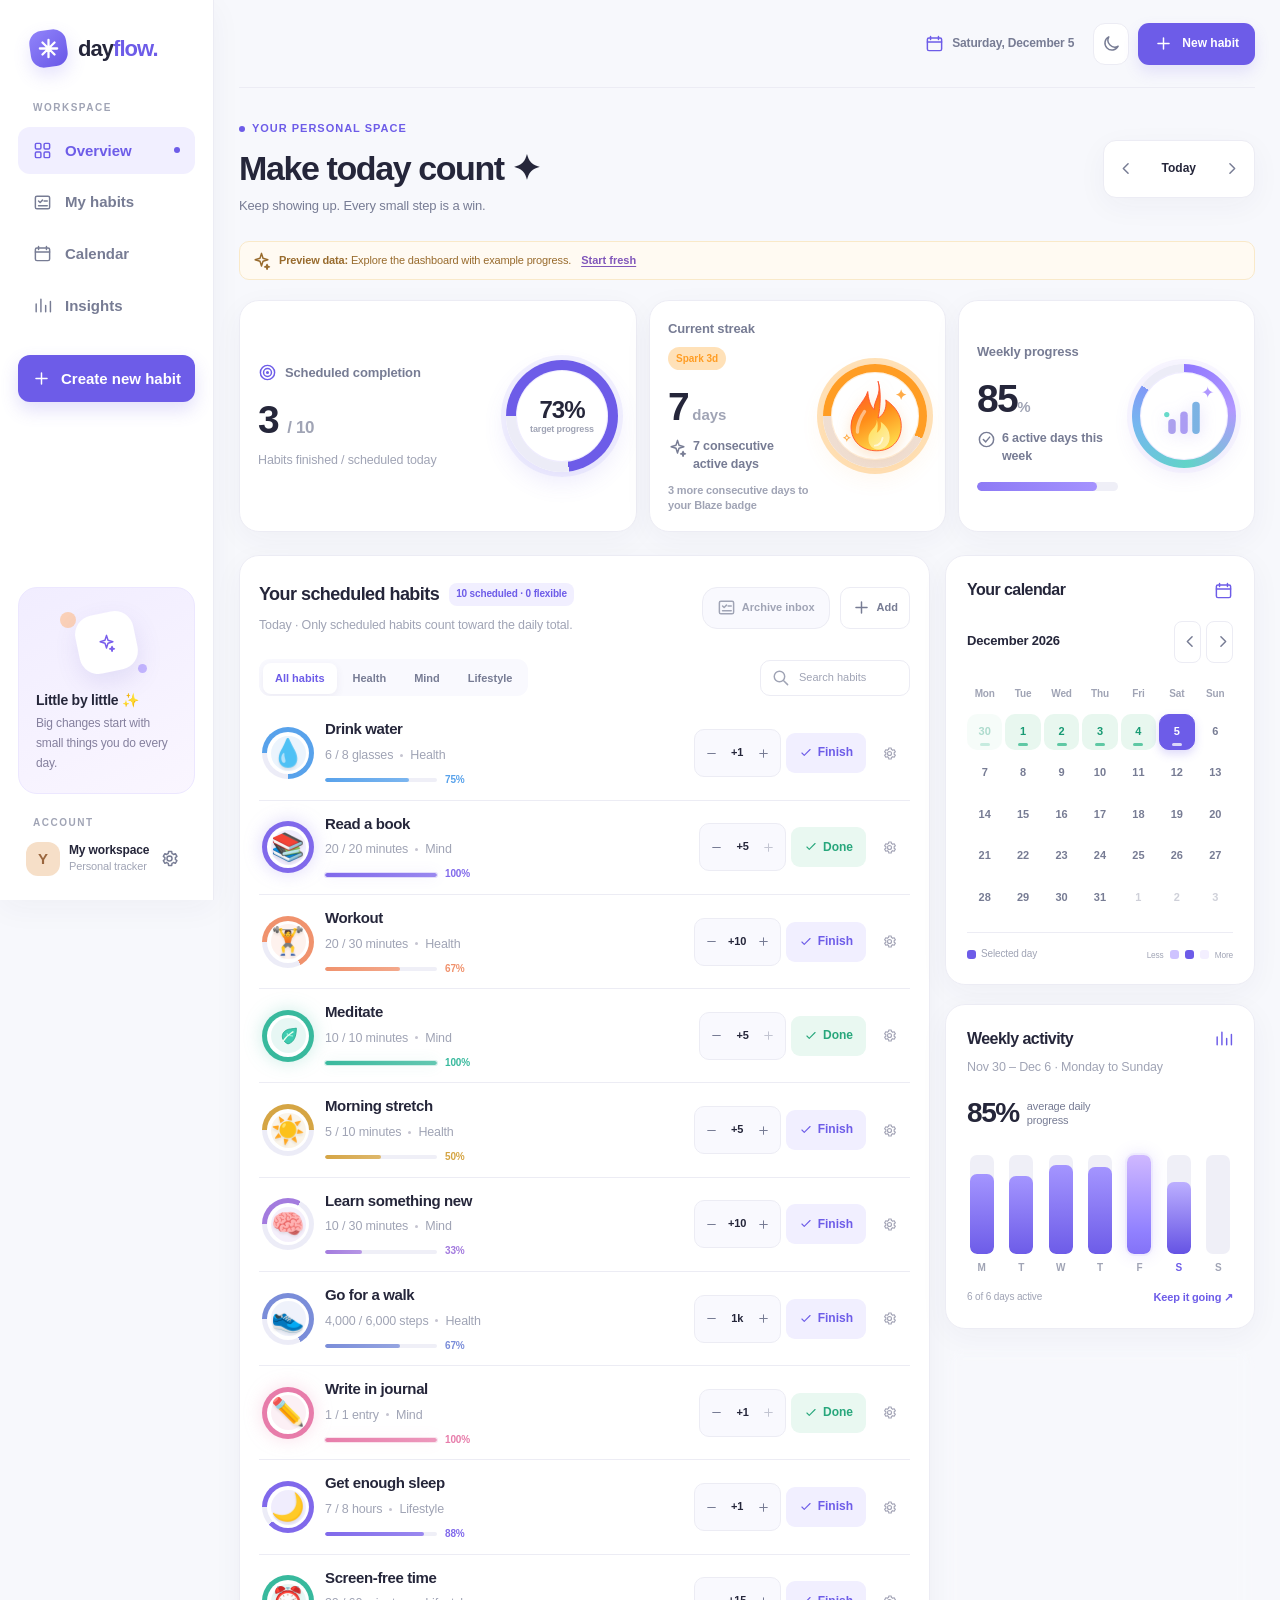
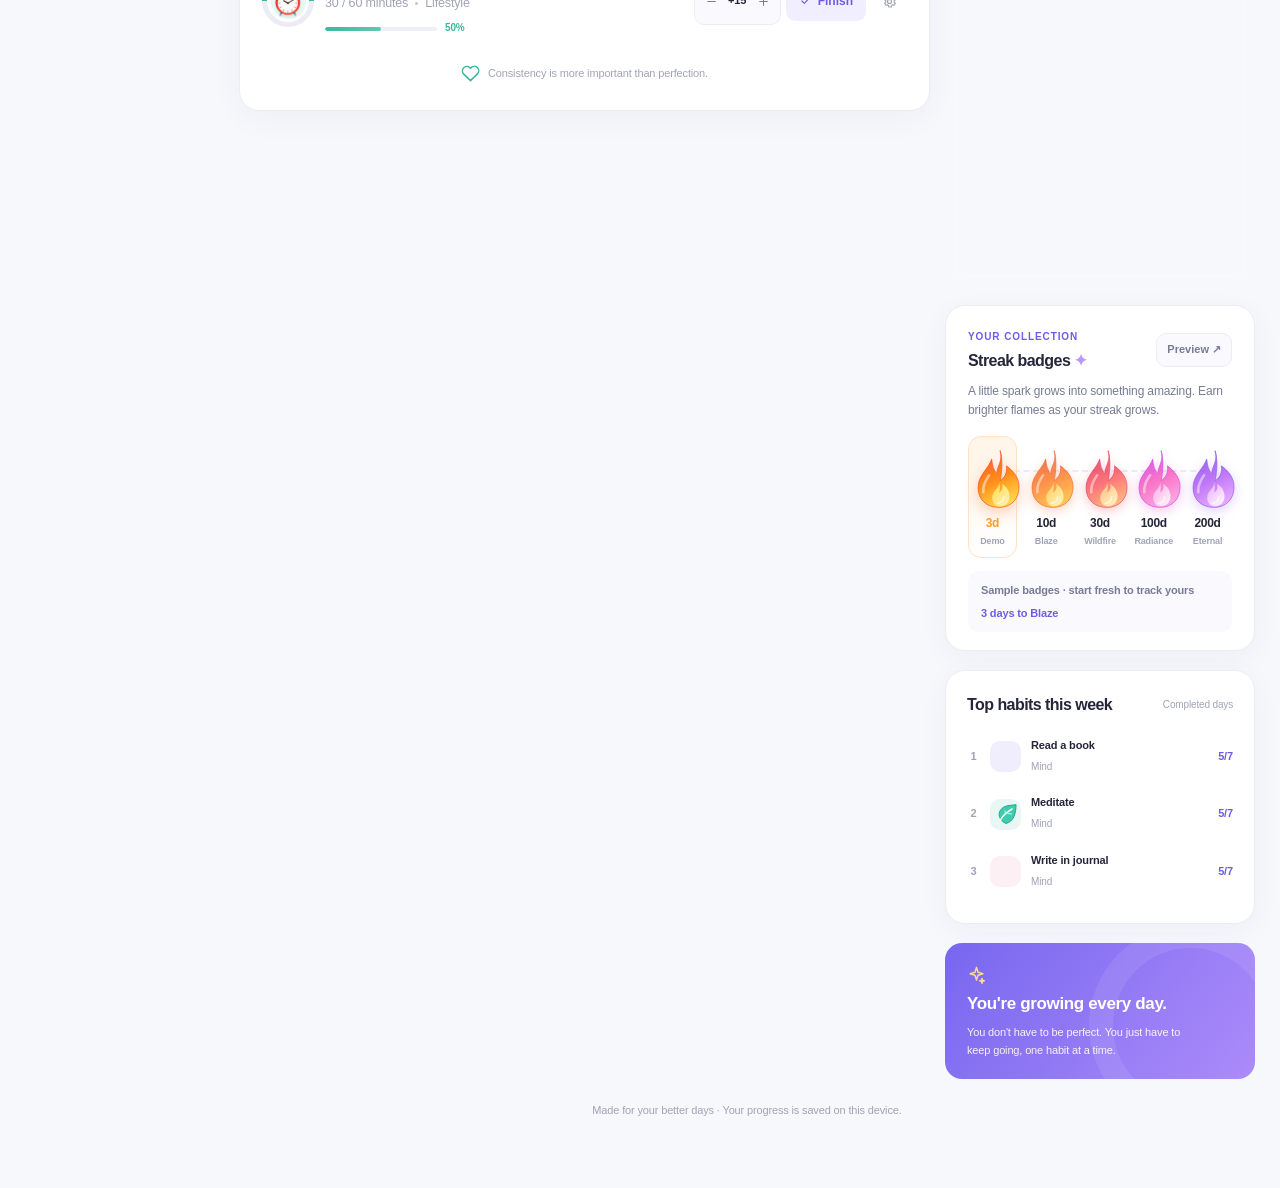
<file: index.html>
<!doctype html>
<html lang="en">
<head>
  <meta charset="UTF-8" />
  <meta name="viewport" content="width=device-width, initial-scale=1.0" />
  <meta name="theme-color" content="#f7f8fc" />
  <meta name="description" content="Dayflow — your personal habit tracker with daily progress rings, calendar, weekly insights, and streaks." />
  <title>Dayflow — Your habits, your pace</title>
  <link rel="icon" type="image/svg+xml" href="./favicon.svg" />
  <link rel="manifest" href="./manifest.webmanifest" />
  <meta property="og:type" content="website" />
  <meta property="og:title" content="Dayflow — Make today count" />
  <meta property="og:description" content="A thoughtful little space to build habits, celebrate streaks, and track your progress." />
  <meta property="og:image" content="https://liszttrades.github.io/dayflow-habit-tracker/og-dayflow.png" />
  <meta property="og:url" content="https://liszttrades.github.io/dayflow-habit-tracker/" />
  <meta name="twitter:card" content="summary_large_image" />
  <link rel="stylesheet" href="./style.css?v=20261019time2">
  <script>
    // Show placeholders only if startup is actually taking time. Never delay real content.
    (function(){
      const root=document.documentElement;
      try { if(JSON.parse(localStorage.getItem('dayflow_tracker_v2')||'{}').theme==='dark') root.classList.add('dfsk-initial-dark'); } catch (_) {}
      let completed=false;
      const showTimer=setTimeout(function(){
        if(completed||document.body?.dataset.dayflowReady==='true') return;
        if(root.classList.contains('dfsk-initial-dark')&&document.body)document.body.classList.add('dark');
        root.classList.add('dfsk-show');
      },220);
      window.DayflowLoading={
        complete:function(){
          completed=true;clearTimeout(showTimer);
          root.classList.remove('dfsk-show');
          const skeleton=document.getElementById('dayflow-skeleton');
          if(skeleton)skeleton.setAttribute('aria-hidden','true');
        }
      };
    })();
  </script>
</head>
<body>
  <div class="app" id="dayflow-app">
    <div class="mobile-scrim" id="mobile-scrim"></div>
    <aside class="sidebar" id="sidebar" aria-label="Main navigation">
      <a class="brand" href="#overview" aria-label="Dayflow home">
        <span class="brand-mark"><svg viewBox="0 0 24 24" width="23" height="23" fill="none" stroke="currentColor" stroke-width="2.4" stroke-linecap="round"><path d="M12 3v18M3 12h18M5.7 5.7l12.6 12.6M18.3 5.7 5.7 18.3"/></svg></span>
        <span class="brand-word">day<span>flow.</span></span>
      </a>
      <div class="nav-caption">Workspace</div>
      <nav class="sidebar-nav">
        <button class="nav-link active" data-nav="overview"><span data-icon="grid"></span> Overview <span class="nav-dot"></span></button>
        <button class="nav-link" data-nav="habits"><span data-icon="checklist"></span> My habits</button>
        <button class="nav-link" data-nav="calendar"><span data-icon="calendar"></span> Calendar</button>
        <button class="nav-link" data-nav="insights"><span data-icon="chart"></span> Insights</button>
      </nav>
      <button class="sidebar-add" id="sidebar-add"><span data-icon="plus"></span> Create new habit</button>
      <div class="sidebar-spacer"></div>
      <div class="coach-card">
        <div class="coach-art"><span class="puff a"></span><span class="puff b"></span><div class="spark" data-icon="sparkles"></div></div>
        <strong>Little by little ✨</strong>
        <p>Big changes start with small things you do every day.</p>
      </div>
      <div class="sidebar-footer-label">Account</div>
      <div class="sidebar-foot">
        <div class="profile"><span class="avatar">Y</span><span class="profile-text"><strong>My workspace</strong><small>Personal tracker</small></span></div>
        <button class="icon-button" id="settings-open" aria-label="Settings" title="Settings"><span data-icon="settings"></span></button>
      </div>
    </aside>
    <main class="main">
      <header class="topbar">
        <div style="display:flex;align-items:center;gap:12px">
          <button class="small-icon-btn mobile-menu" id="menu-toggle" aria-label="Open menu"><span data-icon="menu"></span></button>
        </div>
        <div class="top-actions">
          <span class="top-date"><span data-icon="calendar"></span> <span id="top-date-label">Today</span></span>
          <button class="small-icon-btn" id="theme-toggle" aria-label="Toggle dark mode" title="Toggle dark mode"><span id="theme-toggle-icon"></span></button>
          <button class="primary-btn" id="header-add"><span data-icon="plus"></span><span>New habit</span></button>
        </div>
      </header>
      <!-- Matches dashboard geometry; never blocks real content once Dayflow is ready. -->
      <div class="dfsk-dashboard" id="dayflow-skeleton" aria-hidden="true">
        <div class="dfsk-hero">
          <div class="dfsk-hero-copy">
            <div class="dfsk-shape dfsk-eyebrow"></div>
            <div class="dfsk-shape dfsk-headline"></div>
            <div class="dfsk-shape dfsk-subtitle"></div>
          </div>
          <div class="dfsk-shape dfsk-day-nav"></div>
        </div>
        <div class="dfsk-stats">
          <div class="dfsk-card dfsk-stat">
            <div class="dfsk-stat-copy"><div class="dfsk-shape dfsk-label"></div><div class="dfsk-shape dfsk-number"></div><div class="dfsk-shape dfsk-short"></div></div>
            <div class="dfsk-shape dfsk-ring"></div>
          </div>
          <div class="dfsk-card dfsk-stat">
            <div class="dfsk-stat-copy"><div class="dfsk-shape dfsk-label"></div><div class="dfsk-shape dfsk-number"></div><div class="dfsk-shape dfsk-short"></div></div>
            <div class="dfsk-shape dfsk-ring"></div>
          </div>
          <div class="dfsk-card dfsk-stat">
            <div class="dfsk-stat-copy"><div class="dfsk-shape dfsk-label"></div><div class="dfsk-shape dfsk-number"></div><div class="dfsk-shape dfsk-short"></div><div class="dfsk-shape dfsk-progress-line"></div></div>
            <div class="dfsk-shape dfsk-ring"></div>
          </div>
        </div>
        <div class="dfsk-body-grid">
          <div class="dfsk-card dfsk-habits">
            <div class="dfsk-habit-heading"><div class="dfsk-shape dfsk-heading"></div><div class="dfsk-shape dfsk-action"></div></div>
            <div class="dfsk-shape dfsk-subhead"></div>
            <div class="dfsk-filters"><div class="dfsk-shape dfsk-pill"></div><div class="dfsk-shape dfsk-pill"></div><div class="dfsk-shape dfsk-pill"></div><div class="dfsk-shape dfsk-search"></div></div>
            <div class="dfsk-habit-rows">
              <div class="dfsk-habit-row"><div class="dfsk-shape dfsk-icon-circle"></div><div class="dfsk-row-copy"><div class="dfsk-shape dfsk-row-title"></div><div class="dfsk-shape dfsk-row-subtitle"></div><div class="dfsk-shape dfsk-row-progress"></div></div><div class="dfsk-shape dfsk-row-button"></div></div>
              <div class="dfsk-habit-row"><div class="dfsk-shape dfsk-icon-circle"></div><div class="dfsk-row-copy"><div class="dfsk-shape dfsk-row-title"></div><div class="dfsk-shape dfsk-row-subtitle"></div><div class="dfsk-shape dfsk-row-progress"></div></div><div class="dfsk-shape dfsk-row-button"></div></div>
              <div class="dfsk-habit-row"><div class="dfsk-shape dfsk-icon-circle"></div><div class="dfsk-row-copy"><div class="dfsk-shape dfsk-row-title"></div><div class="dfsk-shape dfsk-row-subtitle"></div><div class="dfsk-shape dfsk-row-progress"></div></div><div class="dfsk-shape dfsk-row-button"></div></div>
              <div class="dfsk-habit-row"><div class="dfsk-shape dfsk-icon-circle"></div><div class="dfsk-row-copy"><div class="dfsk-shape dfsk-row-title"></div><div class="dfsk-shape dfsk-row-subtitle"></div><div class="dfsk-shape dfsk-row-progress"></div></div><div class="dfsk-shape dfsk-row-button"></div></div>
              <div class="dfsk-habit-row"><div class="dfsk-shape dfsk-icon-circle"></div><div class="dfsk-row-copy"><div class="dfsk-shape dfsk-row-title"></div><div class="dfsk-shape dfsk-row-subtitle"></div><div class="dfsk-shape dfsk-row-progress"></div></div><div class="dfsk-shape dfsk-row-button"></div></div>
            </div>
          </div>
          <div class="dfsk-rail">
            <div class="dfsk-card dfsk-calendar"><div class="dfsk-shape dfsk-heading"></div><div class="dfsk-shape dfsk-month"></div>
              <div class="dfsk-calendar-days">
                <span class="dfsk-shape"></span><span class="dfsk-shape"></span><span class="dfsk-shape"></span><span class="dfsk-shape"></span><span class="dfsk-shape"></span><span class="dfsk-shape"></span><span class="dfsk-shape"></span>
                <span class="dfsk-shape"></span><span class="dfsk-shape"></span><span class="dfsk-shape"></span><span class="dfsk-shape"></span><span class="dfsk-shape"></span><span class="dfsk-shape"></span><span class="dfsk-shape"></span>
                <span class="dfsk-shape"></span><span class="dfsk-shape"></span><span class="dfsk-shape"></span><span class="dfsk-shape"></span><span class="dfsk-shape"></span><span class="dfsk-shape"></span><span class="dfsk-shape"></span>
                <span class="dfsk-shape"></span><span class="dfsk-shape"></span><span class="dfsk-shape"></span><span class="dfsk-shape"></span><span class="dfsk-shape"></span><span class="dfsk-shape"></span><span class="dfsk-shape"></span>
                <span class="dfsk-shape"></span><span class="dfsk-shape"></span><span class="dfsk-shape"></span><span class="dfsk-shape"></span><span class="dfsk-shape"></span><span class="dfsk-shape"></span><span class="dfsk-shape"></span>
              </div>
            </div>
            <div class="dfsk-card dfsk-weekly"><div class="dfsk-shape dfsk-heading"></div><div class="dfsk-shape dfsk-number"></div>
              <div class="dfsk-week-bars"><span class="dfsk-shape"></span><span class="dfsk-shape"></span><span class="dfsk-shape"></span><span class="dfsk-shape"></span><span class="dfsk-shape"></span><span class="dfsk-shape"></span><span class="dfsk-shape"></span></div>
            </div>
          </div>
        </div>
      </div>
      <div class="dash" id="overview">
        <section class="hero">
          <div><div class="eyebrow"><span class="point"></span> YOUR PERSONAL SPACE</div><h1 id="hero-title">Make today count <span aria-hidden="true">✦</span></h1><p id="hero-subtitle">Keep showing up. Every small step is a win.</p></div>
          <div class="date-navigator" aria-label="Choose day">
            <button id="prev-day" aria-label="Previous day"><span data-icon="chevron-left"></span></button>
            <button class="today-button" id="today-button">Today</button>
            <button id="next-day" aria-label="Next day"><span data-icon="chevron-right"></span></button>
          </div>
        </section>
        <div class="demo-strip" id="demo-strip"><span data-icon="sparkles"></span><span><b>Preview data:</b> Explore the dashboard with example progress.</span><button id="start-fresh">Start fresh</button></div>
        <section class="stats" aria-label="Your habit statistics">
          <div class="stat-card completion-stat">
            <div class="stat-main"><div class="stat-label"><span data-icon="target"></span> Scheduled completion</div><div class="stat-value" id="completion-count"><span id="completion-done-count" class="metric-number">0</span> <span class="metric-total">/ <span id="completion-total-count">10</span></span></div><p class="stat-description" id="completion-desc">Habits completed today</p></div>
            <div class="global-ring" id="global-ring" style="--ring-progress:0%"><div class="global-ring-inner"><strong id="global-percent">0%</strong><span>target progress</span></div></div>
          </div>
          <div class="stat-card streak-stat" id="streak-stat" data-stage="0">
            <div class="stat-main">
              <div class="stat-label">Current streak <span class="streak-mini-pill" id="streak-tier-name">Start your flame</span></div>
              <div class="stat-value"><span id="streak-value">0</span><span class="stat-unit"> days</span></div>
              <div class="stat-detail"><span data-icon="sparkles"></span><span id="streak-note">One completed habit keeps it alive</span></div>
              <div class="streak-next" id="streak-next">Unlock your first badge at 3 days.</div>
            </div>
            <div class="stat-visual streak-visual" id="streak-visual" style="--ring-progress:0%" aria-hidden="true"><div class="streak-visual-inner"><span class="orb-twinkle orb-twinkle-a">✦</span><div class="streak-stat-flame" id="streak-stat-flame"></div><span class="orb-twinkle orb-twinkle-b">✧</span></div></div>
          </div>
          <div class="stat-card weekly-stat-card">
            <div class="stat-main">
              <div class="stat-label">Weekly progress</div>
              <div class="stat-value"><span id="weekly-stat">0</span><span class="stat-unit">%</span></div>
              <div class="stat-detail"><span data-icon="check-circle"></span><span id="weekly-note">Your weekly average</span></div>
              <div class="progress-track"><div class="progress-fill" id="weekly-progress-track"></div></div>
            </div>
            <div class="stat-visual weekly-orb" id="weekly-orb" style="--ring-progress:0%" aria-hidden="true"><div class="weekly-orb-inner">
              <svg class="weekly-orb-art" width="62" height="62" viewBox="0 0 72 72" fill="none" xmlns="http://www.w3.org/2000/svg">
                <defs><linearGradient id="weekSparkGradient" x1="12" y1="56" x2="58" y2="12"><stop stop-color="#54d5ca"/><stop offset="1" stop-color="#a98cff"/></linearGradient></defs>
                <rect x="15" y="40" width="10" height="20" rx="5" fill="#8f80e8" opacity=".72"/>
                <rect x="31" y="30" width="10" height="30" rx="5" fill="#9f8df1" opacity=".85"/>
                <rect x="47" y="17" width="10" height="43" rx="5" fill="url(#weekSparkGradient)"/>
                <circle cx="13" cy="34" r="3.5" fill="#67daca"/>
              </svg><span class="weekly-orb-spark">✦</span>
            </div></div>
          </div>
        </section>
        <div class="content">
          <section class="panel habits-panel" id="habits">
            <div class="section-heading">
              <div><div class="heading-title"><h2>Your scheduled habits</h2><span class="heading-count" id="habits-count">10 habits</span></div><p class="subhead" id="habit-day-label">A little progress every day adds up.</p></div>
              <div class="section-actions"><button type="button" class="quiet-button ghost-button" id="archive-open"><span data-icon="checklist"></span> Archive inbox</button><button class="quiet-button" id="list-add"><span data-icon="plus"></span> Add</button></div>
            </div>
            <div class="filter-row">
              <div class="filters" id="habit-filters" role="group" aria-label="Filter habits by category"></div>
              <label class="search"><span data-icon="search"></span><input id="habit-search" placeholder="Search habits" aria-label="Search habits" maxlength="100"></label>
            </div>
            <div class="habit-list" id="habit-list" aria-live="polite"></div>
            <div class="list-footer"><span data-icon="heart"></span> Consistency is more important than perfection.</div>
          </section>
          <div class="right-rail">
            <section class="panel calendar-panel" id="calendar">
              <div class="rail-title"><h2>Your calendar</h2><span data-icon="calendar" style="color:var(--accent)"></span></div>
              <div class="cal-month"><strong id="calendar-month">October 2026</strong><div class="cal-controls"><button id="prev-month" aria-label="Previous month"><span data-icon="chevron-left"></span></button><button id="next-month" aria-label="Next month"><span data-icon="chevron-right"></span></button></div></div>
              <div class="calendar-grid" id="calendar-grid"></div>
              <div class="calendar-legend"><div class="legend-left"><i class="legend-square"></i> Selected day</div><div class="legend-right"><small>Less</small><span></span><span></span><span></span><small>More</small></div></div>
            </section>
            <section class="panel weekly-panel" id="insights">
              <div class="rail-title"><h2>Weekly activity</h2><span data-icon="chart" style="color:var(--accent)"></span></div>
              <p class="weekly-subhead" id="weekly-date-range">Your week at a glance</p>
              <div class="weekly-summary"><b id="weekly-summary-value">0%</b><span>average daily<br>progress</span></div>
              <div class="week-chart" id="week-chart"></div>
              <div class="week-foot"><span id="week-completed-note">0 of 7 days active</span><strong>Keep it going ↗</strong></div>
            </section>
            <section class="panel trends-panel" id="trends" aria-labelledby="trends-heading">
              <div class="rail-title"><h2 id="trends-heading">Consistency · 30 days</h2><span data-icon="target" style="color:var(--accent)"></span></div>
              <p class="insight-desc">Each square represents one day. Tap to review.</p>
              <div class="consistency-grid" id="consistency-grid" aria-label="30-day habit consistency"></div>
              <div class="trend-summary"><div><span class="insight-overline">WEEK-OVER-WEEK</span><p id="trend-description">Your change this week</p></div><strong id="trend-week" class="trend-delta">0 pts</strong></div>
              <div class="insight-subsection"><h3>Habits to focus on</h3><p class="insight-desc">Scheduled completion · last 14 days</p><div id="habit-insight-list"></div></div>
              <div class="insight-subsection"><h3>Flexible weekly goals</h3><div id="weekly-goals-list"></div></div>
            </section>
            <section class="panel badges-panel" id="badges">
              <div class="rail-title badge-rail-title"><div><span class="badge-eyebrow">YOUR COLLECTION</span><h2>Streak badges <span aria-hidden="true">✦</span></h2></div><button type="button" class="badge-preview-btn" id="preview-badges" title="See the 3-day animation">Preview <span aria-hidden="true">↗</span></button></div>
              <p class="badge-intro">A little spark grows into something amazing. Earn brighter flames as your streak grows.</p>
              <div class="badge-ladder" id="badge-ladder" aria-label="Your streak milestones"></div>
              <div class="badge-bottom" id="badge-bottom"><span>Complete at least 1 habit each day</span></div>
            </section>
            <section class="panel leader-panel">
              <div class="rail-title"><h2>Top habits this week</h2><small>Completed days</small></div>
              <div id="leader-list"></div>
            </section>
            <div class="encourage"><span data-icon="sparkles"></span><strong>You're growing every day.</strong><p>You don't have to be perfect. You just have to keep going, one habit at a time.</p></div>
          </div>
        </div>
        <footer class="site-foot">Made for your better days · Your progress is saved on this device.</footer>
      </div>
    </main>
  </div>
  <div class="modal-backdrop hidden" id="habit-modal-backdrop" role="presentation">
    <div class="modal" role="dialog" aria-modal="true" aria-labelledby="habit-modal-title">
      <div class="modal-header"><div><h2 id="habit-modal-title">Create a habit</h2><p>Turn a small action into your daily routine.</p></div><button class="icon-button" id="habit-modal-close" aria-label="Close"><span data-icon="x"></span></button></div>
      <form id="habit-form">
        <div class="field"><label for="habit-name-input">Habit name</label><input id="habit-name-input" name="habitName" placeholder="e.g. Morning walk" maxlength="48" required></div>
        <div class="field-row">
          <div class="field category-field">
            <label id="habit-category-label" for="habit-category-trigger">Category</label>
            <div class="category-select-wrap" id="category-select-wrap">
              <button id="habit-category-trigger" class="category-trigger" type="button" aria-haspopup="listbox" aria-expanded="false" aria-controls="category-options" aria-labelledby="habit-category-label category-selected-name">
                <span class="selected-cat-icon" id="category-selected-icon" aria-hidden="true">💗</span><span class="category-selected-name" id="category-selected-name">Health</span><span class="category-chevron" data-icon="chevron-down"></span>
              </button>
              <div class="category-popover hidden" id="category-popover">
                <div class="category-menu-heading">YOUR CATEGORIES <span>Choose one</span></div>
                <div id="category-options" class="category-options" role="listbox" aria-label="Categories"></div>
                <div class="category-create">
                  <label for="new-category-input">+ Create your own</label>
                  <div class="category-icon-create">
                    <div class="category-icon-heading"><span class="category-icon-label">Choose an icon</span><span id="category-icon-count" class="category-icon-count">49 icons</span></div>
                    <label class="category-icon-search-wrap" for="category-icon-search"><span aria-hidden="true" data-icon="search"></span><input type="search" id="category-icon-search" placeholder="Search icons" autocomplete="off" maxlength="40" aria-label="Search category icons"></label>
                    <div class="category-icon-picker" id="category-icon-picker" role="group" aria-label="Choose a category icon"></div>
                  </div>
                  <div class="category-create-row"><input id="new-category-input" type="text" placeholder="e.g. Creative" maxlength="24" autocomplete="off"/><button type="button" id="category-add" aria-label="Add new category" title="Add category"><span data-icon="plus"></span> Add</button></div>
                  <p id="category-feedback" class="category-feedback" role="status" aria-live="polite"></p>
                </div>
              </div>
            </div>
            <input type="hidden" id="habit-category-input" value="Health"/>
          </div>
          <div class="field"><label for="habit-unit-input">Unit (singular)</label><input id="habit-unit-input" placeholder="e.g. minute, glass" maxlength="20" required></div>
        </div>
        <div class="field-row">
          <div class="field"><label id="daily-target-label" for="habit-goal-input">Daily target</label><input id="habit-goal-input" type="number" value="1" min="1" max="100000" required></div>
          <div class="field"><label for="habit-step-input">Add per tap</label><input id="habit-step-input" type="number" value="1" min="1" max="100000" required></div>
        </div>
        <div class="field schedule-field"><label for="habit-repeat-type">Repeat schedule</label>
          <div class="custom-select" id="schedule-select-wrap">
            <select id="habit-repeat-type" class="native-select-hidden" aria-label="Repeat schedule">
              <option value="daily">Every day</option>
              <option value="days">Selected weekdays</option>
              <option value="weekly">Flexible weekly goal</option>
            </select>
            <button type="button" class="custom-select-trigger" data-select-trigger="habit-repeat-type" aria-haspopup="listbox" aria-expanded="false">
              <span class="custom-select-value" id="habit-repeat-type-value">Every day</span>
              <span class="custom-select-chevron" aria-hidden="true"><span data-icon="chevron-down"></span></span>
            </button>
            <div class="custom-select-menu hidden" id="habit-repeat-type-menu" role="listbox" aria-label="Repeat schedule options">
              <button type="button" class="custom-select-option" data-option-for="habit-repeat-type" data-option-value="daily">Every day</button>
              <button type="button" class="custom-select-option" data-option-for="habit-repeat-type" data-option-value="days">Selected weekdays</button>
              <button type="button" class="custom-select-option" data-option-for="habit-repeat-type" data-option-value="weekly">Flexible weekly goal</button>
            </div>
          </div>
          <p class="schedule-caption" id="schedule-caption">Track this habit every day.</p>
          <div id="repeat-weekdays" class="repeat-weekdays hidden" role="group" aria-label="Selected weekdays">
            <label><input type="checkbox" value="0"><span>M</span></label><label><input type="checkbox" value="1"><span>T</span></label>
            <label><input type="checkbox" value="2"><span>W</span></label><label><input type="checkbox" value="3"><span>T</span></label>
            <label><input type="checkbox" value="4"><span>F</span></label><label><input type="checkbox" value="5"><span>S</span></label>
            <label><input type="checkbox" value="6"><span>S</span></label>
          </div>
          <div id="weekly-target-row" class="weekly-target-row hidden"><label for="habit-weekly-target">Sessions to complete per week</label><div class="custom-select compact" id="weekly-target-select-wrap"><select id="habit-weekly-target" class="native-select-hidden"><option value="1">1 time</option><option value="2">2 times</option><option value="3">3 times</option><option value="4">4 times</option><option value="5">5 times</option><option value="6">6 times</option><option value="7">7 times</option></select><button type="button" class="custom-select-trigger" data-select-trigger="habit-weekly-target" aria-haspopup="listbox" aria-expanded="false"><span class="custom-select-value" id="habit-weekly-target-value">1 time</span><span class="custom-select-chevron" aria-hidden="true"><span data-icon="chevron-down"></span></span></button><div class="custom-select-menu hidden" id="habit-weekly-target-menu" role="listbox" aria-label="Weekly target options"><button type="button" class="custom-select-option" data-option-for="habit-weekly-target" data-option-value="1">1 time</button><button type="button" class="custom-select-option" data-option-for="habit-weekly-target" data-option-value="2">2 times</button><button type="button" class="custom-select-option" data-option-for="habit-weekly-target" data-option-value="3">3 times</button><button type="button" class="custom-select-option" data-option-for="habit-weekly-target" data-option-value="4">4 times</button><button type="button" class="custom-select-option" data-option-for="habit-weekly-target" data-option-value="5">5 times</button><button type="button" class="custom-select-option" data-option-for="habit-weekly-target" data-option-value="6">6 times</button><button type="button" class="custom-select-option" data-option-for="habit-weekly-target" data-option-value="7">7 times</button></div></div><p>Log this habit on any days you like. It won't count as a missed daily habit.</p></div>
        </div>
        <div class="field emoji-field">
          <div class="emoji-field-heading"><label id="icon-picker-label">Choose an icon</label><span class="emoji-note">Colorful, expressive emoji</span></div>
          <div class="emoji-picker-shell">
            <label class="emoji-search"><span data-icon="search"></span><input id="emoji-search-input" type="search" placeholder="Search icons..." maxlength="40" autocomplete="off" aria-label="Search habit icons"></label>
            <div class="emoji-filters" id="emoji-filters" role="group" aria-label="Icon categories"></div>
            <div class="icon-picker" id="icon-picker" role="group" aria-labelledby="icon-picker-label"></div>
            <div class="emoji-picker-footer"><span>✨ Pick the icon that feels like you</span><span id="emoji-count"></span></div>
          </div>
        </div>
        <div class="field"><label>Choose a color</label><div class="color-picker" id="color-picker"></div></div>
        <div class="modal-actions"><button type="button" class="danger-btn hidden" id="delete-habit">Delete habit</button><div class="action-group"><button type="button" class="secondary-btn" id="cancel-habit">Cancel</button><button type="submit" class="primary-btn"><span data-icon="check"></span> <span id="save-habit-label">Create habit</span></button></div></div>
      </form>
    </div>
  </div>
  <div class="modal-backdrop hidden" id="archive-modal-backdrop" role="presentation">
    <div class="modal archive-modal" role="dialog" aria-modal="true" aria-labelledby="archive-modal-title">
      <div class="modal-header"><div><h2 id="archive-modal-title">Archive inbox</h2><p>Review habits you archived and bring them back anytime.</p></div><button class="icon-button" id="archive-modal-close" aria-label="Close archive inbox"><span data-icon="x"></span></button></div>
      <div class="archive-meta"><strong id="archive-count">0 archived habits</strong><span class="archive-meta-note">Restoring a habit adds it back to upcoming days without touching older records.</span></div>
      <div class="archive-list archive-inbox-list" id="archive-inbox-list"></div>
      <div class="modal-actions archive-actions"><button type="button" class="secondary-btn" id="archive-go-settings">Open settings</button><button type="button" class="primary-btn" id="archive-done">Done</button></div>
    </div>
  </div>
  <div class="modal-backdrop hidden" id="settings-modal-backdrop" role="presentation">
    <div class="modal" role="dialog" aria-modal="true" aria-labelledby="settings-modal-title">
      <div class="modal-header"><div><h2 id="settings-modal-title">Your settings</h2><p>Make Dayflow work the way you like.</p></div><button class="icon-button" id="settings-modal-close" aria-label="Close"><span data-icon="x"></span></button></div>
      <div class="settings-row"><div><strong>Dark mode</strong><p>A softer color palette for evening planning.</p></div><input class="toggle" id="settings-dark-toggle" type="checkbox" aria-label="Dark mode" /></div>
      <div class="settings-row reminder-main-row">
        <div><strong>Daily habit reminder</strong><p>Start your routine on time, with a gentle heads-up 5 minutes early.</p></div>
        <input class="toggle" type="checkbox" id="dayflow-reminder-enabled" aria-label="Enable daily habit reminder">
      </div>
      <div class="dayflow-reminder-settings hidden" id="dayflow-reminder-controls">
        <div class="dayflow-reminder-time-row">
          <label id="dayflow-time-label" for="dayflow-reminder-time-trigger">My daily start time</label>
          <input id="dayflow-reminder-time" type="hidden" value="07:00">
          <button type="button" id="dayflow-reminder-time-trigger" class="dayflow-time-trigger" aria-expanded="false" aria-controls="dayflow-time-editor" aria-labelledby="dayflow-time-label dayflow-time-display" aria-describedby="dayflow-reminder-upcoming">
            <span class="dayflow-time-trigger-icon" aria-hidden="true"><svg width="18" height="18" viewBox="0 0 24 24" fill="none" stroke="currentColor" stroke-width="1.7" stroke-linecap="round" stroke-linejoin="round"><circle cx="12" cy="12" r="9"/><path d="M12 7v5l3.5 2"/></svg></span>
            <span id="dayflow-time-display" class="dayflow-time-display">7:00 AM</span>
            <span class="dayflow-time-chevron" aria-hidden="true"><svg width="15" height="15" viewBox="0 0 24 24" fill="none" stroke="currentColor" stroke-width="2.1" stroke-linecap="round" stroke-linejoin="round"><path d="m6 9 6 6 6-6"/></svg></span>
          </button>
        </div>
        <div class="dayflow-time-editor hidden" id="dayflow-time-editor" role="group" aria-label="Choose your daily start time">
          <div class="dayflow-time-editor-heading"><div><strong>Choose your start time</strong><span>We'll send your reminder 5 minutes early.</span></div><span class="dayflow-time-editor-mark" aria-hidden="true">✦</span></div>
          <div class="dayflow-time-controls">
            <div class="dayflow-time-number" data-time-part="hour">
              <span class="dayflow-time-number-label">Hour</span>
              <button type="button" class="dayflow-time-change" data-time-step="hour" data-time-dir="1" aria-label="Increase hour"><span aria-hidden="true">+</span></button>
              <input id="dayflow-time-hour" type="text" inputmode="numeric" autocomplete="off" maxlength="2" value="07" aria-label="Hour from 1 to 12">
              <button type="button" class="dayflow-time-change" data-time-step="hour" data-time-dir="-1" aria-label="Decrease hour"><span aria-hidden="true">−</span></button>
            </div>
            <span class="dayflow-time-separator" aria-hidden="true">:</span>
            <div class="dayflow-time-number" data-time-part="minute">
              <span class="dayflow-time-number-label">Minute</span>
              <button type="button" class="dayflow-time-change" data-time-step="minute" data-time-dir="1" aria-label="Increase minute"><span aria-hidden="true">+</span></button>
              <input id="dayflow-time-minute" type="text" inputmode="numeric" autocomplete="off" maxlength="2" value="00" aria-label="Minute from 0 to 59">
              <button type="button" class="dayflow-time-change" data-time-step="minute" data-time-dir="-1" aria-label="Decrease minute"><span aria-hidden="true">−</span></button>
            </div>
            <div class="dayflow-time-period" role="group" aria-label="AM or PM">
              <button type="button" data-time-period="AM" class="active" aria-pressed="true">AM</button>
              <button type="button" data-time-period="PM" aria-pressed="false">PM</button>
            </div>
          </div>
          <div class="dayflow-time-preview" aria-live="polite"><span class="dayflow-time-preview-dot" aria-hidden="true"></span><span id="dayflow-time-preview-text">Reminder at 6:55 AM</span></div>
          <div class="dayflow-time-editor-actions"><button type="button" class="dayflow-time-cancel" id="dayflow-time-cancel">Cancel</button><button type="button" class="dayflow-time-save" id="dayflow-time-save">Save time <span aria-hidden="true">✓</span></button></div>
        </div>
        <div class="dayflow-reminder-next" id="dayflow-reminder-upcoming">Next alert: 6:55 AM · starts at 7:00 AM</div>
        <div class="dayflow-reminder-actions">
          <button type="button" class="secondary-btn" id="dayflow-reminder-preview">Try reminder</button>
          <button type="button" class="secondary-btn" id="dayflow-reminder-permission" hidden>Enable browser alerts</button>
        </div>
      </div>
      <p class="dayflow-reminder-status" id="dayflow-reminder-status" role="status" aria-live="polite">Off · Switch on for a reminder five minutes before your start time.</p>
      <p class="dayflow-reminder-limits">For now, alerts work while Dayflow is open. Alerts when the app is fully closed require a push notification service.</p>
      <div class="settings-row"><div><strong>Optional cloud sync</strong><p id="cloud-status">Offline mode · progress is stored only in this browser.</p></div><span data-icon="shield" style="color:var(--accent)"></span></div>
      <div class="cloud-controls" id="cloud-controls">
        <label for="cloud-email">Email (for a private sign-in link)</label>
        <div class="cloud-input-row"><input type="email" id="cloud-email" placeholder="you@example.com" autocomplete="email"><button class="secondary-btn" id="cloud-login">Email me a sign-in link</button></div>
        <div class="cloud-actions"><button class="secondary-btn" id="cloud-sync-now" disabled>Sync now</button><button class="secondary-btn" id="cloud-signout" disabled>Sign out</button></div>
        <p id="cloud-help" class="cloud-hint">Cloud sync requires your own Supabase project. Until configured, local backup still works.</p>
      </div>
      <div class="settings-row"><div><strong>Local data</strong><p>Your data stays in this browser. Export a backup to keep it safe or move it to another device.</p></div><span data-icon="shield" style="color:#41ad91"></span></div>
      <div class="settings-row"><div><strong>Start over</strong><p>Remove all saved progress and restore the 10 example habits.</p></div><button class="danger-btn" id="reset-data">Reset</button></div>
      <div class="settings-buttons"><button class="secondary-btn" id="export-data"><span data-icon="download"></span> Export backup</button><button class="secondary-btn" id="import-button"><span data-icon="upload"></span> Import backup</button><input class="hidden" id="import-input" type="file" accept="application/json,.json"></div>
    </div>
  </div>
  <div class="streak-celebration hidden" id="streak-celebration" role="dialog" aria-modal="true" aria-labelledby="celebration-title" aria-describedby="celebration-description">
    <div class="celebration-backdrop" id="celebration-backdrop"></div>
    <div class="celebration-card" id="celebration-card">
      <button type="button" id="celebration-close" class="celebration-close" aria-label="Close celebration">&times;</button>
      <div class="celebration-eyebrow">✦ DAYFLOW MILESTONES ✦</div>
      <h2 id="celebration-title">Streak unlocked!</h2>
      <p id="celebration-description">You’ve completed a habit for <strong>3 consecutive days.</strong></p>
      <div class="celebration-art" id="celebration-art">
        <div class="celebration-rays" aria-hidden="true"></div>
        <div class="celebration-particles" id="celebration-particles" aria-hidden="true"></div>
        <div class="celebration-halo" aria-hidden="true"></div><div class="celebration-sparkle sp-one" aria-hidden="true">✦</div><div class="celebration-sparkle sp-two" aria-hidden="true">✧</div><div class="celebration-sparkle sp-three" aria-hidden="true">✦</div><div class="celebration-sparkle sp-four" aria-hidden="true">✦</div>
        <div class="celebration-flame" id="celebration-flame" aria-hidden="true"></div>
      </div>
      <div class="celebration-earned"><span aria-hidden="true">✦</span><span id="celebration-earned">SPARK BADGE UNLOCKED</span><span aria-hidden="true">✦</span></div>
      <p class="celebration-next" id="celebration-next">Next up: 10 days</p>
      <button type="button" class="celebration-go" id="celebration-go">Keep the fire going <span aria-hidden="true">→</span></button>
      <p class="celebration-foot">Small steps. Big momentum.</p>
    </div>
  </div>

  <!-- Shared, accessible confirmation dialog for Dayflow actions. -->
  <div class="modal-backdrop hidden dayflow-confirm-backdrop" id="confirm-modal-backdrop" role="presentation">
    <section class="modal dayflow-confirm" role="alertdialog" aria-modal="true" aria-labelledby="confirm-modal-title" aria-describedby="confirm-modal-message">
      <div class="dayflow-confirm-top">
        <div class="dayflow-confirm-symbol" id="confirm-modal-symbol" aria-hidden="true"></div>
        <button class="icon-button" id="confirm-modal-close" type="button" aria-label="Close confirmation"><span data-icon="x"></span></button>
      </div>
      <span class="dayflow-confirm-label" id="confirm-modal-label">Confirm action</span>
      <h2 id="confirm-modal-title">Are you sure?</h2>
      <p id="confirm-modal-message"></p>
      <p id="confirm-modal-note" class="dayflow-confirm-note hidden"></p>
      <div class="dayflow-confirm-actions">
        <button type="button" class="secondary-btn" id="confirm-modal-cancel">Cancel</button>
        <button type="button" class="dayflow-confirm-primary" id="confirm-modal-accept"><span id="confirm-modal-accept-icon" aria-hidden="true"></span><span id="confirm-modal-accept-label">Confirm</span></button>
      </div>
    </section>
  </div>
  <aside class="dayflow-reminder-alert hidden" id="dayflow-reminder-alert" aria-label="Daily habit reminder" role="status">
    <div class="dayflow-reminder-alert-icon" aria-hidden="true">✦</div>
    <div class="dayflow-reminder-alert-content"><strong id="dayflow-reminder-alert-title">Your habits are almost ready ✨</strong><p id="dayflow-reminder-alert-copy">Your routine begins in five minutes.</p>
      <button type="button" id="dayflow-reminder-alert-open" class="dayflow-reminder-open">Open my habits <span aria-hidden="true">→</span></button></div>
    <button type="button" class="dayflow-reminder-dismiss" id="dayflow-reminder-alert-dismiss" aria-label="Dismiss reminder">×</button>
  </aside>
  <div id="effect-layer" class="effect-layer" aria-hidden="true"></div>
  <div class="toast" id="toast" role="status" aria-live="polite"></div>
  <div id="dayflow-loading-error" class="hidden" role="alert" style="position:fixed;bottom:20px;left:20px;right:20px;max-width:580px;margin:auto;z-index:10000;background:#2c2541;color:white;border:1px solid #aa9aff;padding:15px 18px;border-radius:14px;box-shadow:0 12px 38px #0006;font:600 14px/1.5 system-ui">
    Dayflow didn't finish loading. Please upload all files from the same ZIP and refresh the page (Ctrl+Shift+R). Your browser data has not been reset.
  </div>
  <script>
    window.setTimeout(function(){
      if(document.body.dataset.dayflowReady!=='true'){ window.DayflowLoading?.complete(); document.getElementById('dayflow-loading-error')?.classList.remove('hidden'); }
    },5500);
  </script>
  <script src="./config.js?v=20261016r2" defer></script>
  <script src="./script.js?v=20261019skeleton1" defer></script>
  <script src="./cloud.js?v=20261016r2" defer></script>
  <script src="./reminders.js?v=20261019time2" defer></script>
</body>
</html>
</file>
<file: style.css>
:root{color-scheme:light;--bg:#f7f8fc;--surface:#fff;--surface-alt:#f9f9fe;--ink:#25263a;--ink-muted:#777c94;--ink-light:#a0a4b5;--border:#ececf4;--accent:#6d5ce8;--accent-deep:#5343d4;--accent-soft:#f1efff;--track:#efeff7;--shadow:0 9px 34px rgba(40,35,94,.045);--nav-bg:#fff;--ring-track:#ececf7}
    *{box-sizing:border-box}
    html{scroll-behavior:smooth}
    body{margin:0;background:var(--bg);color:var(--ink);font-family:Inter,"SF Pro Display",-apple-system,BlinkMacSystemFont,"Segoe UI",sans-serif;font-size:14px;line-height:1.45;-webkit-font-smoothing:antialiased}
    button,input,select{font:inherit}
    button{cursor:pointer}
    button:disabled{cursor:not-allowed;opacity:.42}
    button:focus-visible,input:focus-visible,select:focus-visible{outline:3px solid #aa9fff;outline-offset:3px}
    button:active:not(:disabled){transform:scale(.98)}
    svg{display:block;flex:none}
    .hidden{display:none!important}
    .app{display:flex;min-height:100vh;max-width:2000px;margin:auto}
    .sidebar{width:246px;flex:0 0 246px;background:var(--nav-bg);border-right:1px solid var(--border);padding:28px 18px 24px;display:flex;flex-direction:column;position:sticky;top:0;height:100vh;z-index:10}
    .brand{display:flex;align-items:center;gap:11px;padding:2px 12px 34px;text-decoration:none;color:inherit}
    .brand-mark{width:37px;height:37px;border-radius:13px;background:linear-gradient(145deg,#9184fa,#6857e7);display:flex;align-items:center;justify-content:center;color:#fff;box-shadow:0 8px 18px #7563ee30;transform:rotate(-8deg)}
    .brand-mark svg{transform:rotate(8deg)}
    .brand-word{font-size:22px;letter-spacing:-.95px;font-weight:800}
    .brand-word span{color:var(--accent)}
    .nav-caption,.sidebar-footer-label{font-size:10px;letter-spacing:1.5px;font-weight:800;color:var(--ink-light);padding:0 15px;margin:0 0 11px;text-transform:uppercase}
    .sidebar-nav{display:grid;gap:4px}
    .nav-link{border:0;background:transparent;color:var(--ink-muted);display:flex;gap:13px;align-items:center;width:100%;padding:13px 15px;border-radius:12px;text-align:left;font-weight:600;transition:background .18s,color .18s}
    .nav-link svg{width:19px;height:19px}
    .nav-link:hover{background:var(--surface-alt);color:var(--ink)}
    .nav-link.active{background:var(--accent-soft);color:var(--accent)}
    .nav-link .nav-dot{margin-left:auto;width:6px;height:6px;background:currentColor;border-radius:100%}
    .sidebar-add{width:100%;margin-top:25px;border:0;color:#fff;font-weight:750;display:flex;align-items:center;justify-content:center;gap:10px;padding:13px;background:var(--accent);border-radius:12px;box-shadow:0 8px 18px #6d5ce832;transition:.2s}
    .sidebar-add:hover,.primary-btn:hover{background:var(--accent-deep)}
    .sidebar-spacer{flex:1;min-height:24px}
    .coach-card{background:linear-gradient(155deg,#f1edff,#faf6ff);border:1px solid #ece7ff;border-radius:19px;padding:19px 17px;position:relative;overflow:hidden;margin-bottom:22px}
    .coach-art{height:72px;display:flex;align-items:center;justify-content:center;position:relative}
    .coach-art .spark{height:59px;width:59px;background:#fff;border-radius:19px;display:grid;place-items:center;color:#785dec;transform:rotate(-12deg);box-shadow:0 10px 25px #6050bf20}
    .coach-art .spark svg{transform:rotate(12deg)}
    .coach-art .puff{position:absolute;border-radius:100%;opacity:.7}
    .coach-art .puff.a{width:16px;height:16px;background:#fec49a;top:5px;left:24px}.coach-art .puff.b{width:9px;height:9px;background:#b09dff;bottom:6px;right:30px}
    .coach-card strong{display:block;font-size:14px;letter-spacing:-.25px;margin:11px 0 4px}
    .coach-card p{color:#85809e;font-size:12px;margin:0;line-height:1.65}
    .sidebar-foot{display:flex;align-items:center;justify-content:space-between;padding:0 8px}
    .profile{display:flex;align-items:center;gap:9px}
    .avatar{width:34px;height:34px;border-radius:12px;background:#f6dfc8;color:#9a663e;display:grid;place-items:center;font-weight:800}
    .profile-text strong{font-size:12px;display:block}.profile-text small{display:block;color:var(--ink-light);font-size:11px}
    .icon-button{border:0;background:transparent;color:var(--ink-muted);height:35px;width:35px;display:grid;place-items:center;border-radius:10px}
    .icon-button:hover{background:var(--accent-soft);color:var(--accent)}
    .main{flex:1;min-width:0;padding:0 37px 70px}
    .topbar{height:88px;display:flex;align-items:center;justify-content:space-between;border-bottom:1px solid var(--border);gap:16px}
    .crumbs{display:flex;align-items:center;gap:10px;font-size:12px;color:var(--ink-light)}
    .crumbs strong{color:var(--ink);font-weight:750}.crumbs .slash{color:#c4c3d2}
    .top-actions{display:flex;align-items:center;gap:9px}
    .top-date{font-size:12px;color:var(--ink-muted);font-weight:600;display:flex;align-items:center;gap:8px;margin-right:10px}
    .top-date svg{color:var(--accent)}
    .small-icon-btn{width:36px;height:36px;border:1px solid var(--border);background:var(--surface);display:grid;place-items:center;border-radius:12px;color:var(--ink-muted)}
    .small-icon-btn:hover{color:var(--accent);border-color:#d6ccff}
    .primary-btn{border:0;background:var(--accent);color:#fff;display:inline-flex;align-items:center;justify-content:center;gap:9px;padding:11px 16px;border-radius:11px;font-size:12px;font-weight:800;box-shadow:0 7px 15px #6d5ce825;transition:background .15s}
    .mobile-menu,.mobile-scrim{display:none}
    .dash{max-width:1520px;margin:0 auto}
    .hero{display:flex;justify-content:space-between;align-items:center;gap:20px;padding:33px 0 25px}
    .eyebrow{font-size:11px;font-weight:800;letter-spacing:1.8px;color:var(--accent);text-transform:uppercase;display:flex;align-items:center;gap:7px}
    .eyebrow .point{width:6px;height:6px;border-radius:100%;background:var(--accent)}
    h1,h2,h3,p{margin-top:0}
    h1{font-size:34px;letter-spacing:-1.4px;line-height:1.16;margin:12px 0 9px;font-weight:790}
    .hero p{font-size:13px;color:var(--ink-muted);margin:0}
    .date-navigator{display:flex;align-items:center;gap:7px;background:var(--surface);padding:7px;border:1px solid var(--border);border-radius:13px;box-shadow:var(--shadow)}
    .date-navigator button{border:0;background:transparent;width:31px;height:31px;border-radius:9px;display:grid;place-items:center;color:var(--ink-muted)}
    .date-navigator button:hover{background:var(--accent-soft);color:var(--accent)}
    .date-navigator .today-button{width:auto;padding:0 13px;font-size:12px;font-weight:800;color:var(--ink)}
    .demo-strip{display:flex;align-items:center;gap:8px;background:#fffaf2;border:1px solid #f9e9c9;color:#986b2d;border-radius:10px;padding:9px 12px;font-size:11px;line-height:1.5;margin-bottom:20px}
    .demo-strip b{font-weight:800}.demo-strip button{border:0;background:transparent;font-weight:800;color:#8056ba;text-decoration:underline;text-underline-offset:2px;padding:0 2px;white-space:nowrap}
    .stats{display:grid;grid-template-columns:minmax(235px,1.34fr) minmax(195px,1fr) minmax(195px,1fr);gap:16px;margin-bottom:23px}
    .stat-card{background:var(--surface);border:1px solid var(--border);border-radius:20px;min-height:160px;padding:22px 23px;box-shadow:var(--shadow);position:relative;overflow:hidden}
    .stat-label{color:var(--ink-muted);font-size:12px;font-weight:700;display:flex;align-items:center;gap:8px}
    .stat-label svg{color:var(--accent)}
    .completion-stat{display:flex;align-items:center;justify-content:space-between;gap:12px}
    .stat-value{font-size:36px;line-height:1.1;letter-spacing:-1.6px;font-weight:800;margin:16px 0 6px}
    .stat-description{font-size:11px;color:var(--ink-light);line-height:1.6;margin:0}
    .global-ring{width:112px;height:112px;border-radius:50%;background:conic-gradient(from -90deg,var(--accent) 0 var(--ring-progress),var(--ring-track) var(--ring-progress) 100%);padding:10px;display:grid;place-items:center;flex:0 0 112px;transition:filter .4s,box-shadow .4s,--ring-progress .88s var(--ease-clean)}
    .global-ring-inner{width:100%;height:100%;border-radius:50%;background:var(--surface);display:grid;place-items:center;align-content:center}
    .global-ring-inner strong{font-size:24px;line-height:1.15;letter-spacing:-1px}.global-ring-inner span{font-size:9px;color:var(--ink-light);font-weight:700}
    .stat-topline{display:flex;justify-content:space-between;align-items:center;gap:12px}
    .stat-decoration{width:36px;height:36px;border-radius:12px;display:grid;place-items:center}
    .stat-decoration.flame{background:#fff1e6;color:#f19552}.stat-decoration.chart{background:#eaf9f2;color:#39b78f}
    .stat-detail{display:flex;align-items:center;gap:6px;color:var(--ink-muted);font-size:11px;font-weight:600}
    .stat-detail em{font-style:normal;color:#37b58b;font-weight:750}
    .progress-track{height:7px;border-radius:9px;background:var(--track);overflow:hidden;margin-top:15px}
    .progress-fill{height:100%;width:0;background:linear-gradient(90deg,#b6a6ff,var(--accent));border-radius:9px;transition:width .35s}
    .content{display:grid;grid-template-columns:minmax(0,1fr) 340px;gap:21px;align-items:start}
    .panel{background:var(--surface);border:1px solid var(--border);border-radius:20px;box-shadow:var(--shadow)}
    .habits-panel{padding:25px 23px 11px;min-width:0}
    .section-heading{display:flex;justify-content:space-between;gap:12px;align-items:center}
    .heading-title{display:flex;align-items:center;gap:10px}
    .heading-title h2,.rail-title h2{font-size:18px;font-weight:790;letter-spacing:-.55px;margin:0}
    .heading-count{border-radius:8px;background:var(--accent-soft);color:var(--accent);padding:4px 7px;font-size:10px;font-weight:800}
    .subhead{font-size:12px;color:var(--ink-light);margin:7px 0 0}
    .quiet-button{border:1px solid var(--border);background:var(--surface);border-radius:10px;padding:8px 11px;display:flex;align-items:center;justify-content:center;gap:6px;font-size:11px;font-weight:750;color:var(--ink-muted)}
    .quiet-button:hover{color:var(--accent);border-color:#ccc1ff}
    .filter-row{display:flex;align-items:center;justify-content:space-between;gap:12px;margin-top:24px;margin-bottom:10px}
    .filters{display:flex;gap:4px;background:var(--surface-alt);padding:4px;border-radius:11px;min-width:0;overflow-x:auto;scrollbar-width:none}
    .filters::-webkit-scrollbar{display:none}
    .filter{flex:none;padding:8px 12px;border:0;background:transparent;color:var(--ink-muted);border-radius:8px;font-size:11px;font-weight:750;white-space:nowrap}
    .filter.active{background:var(--surface);color:var(--accent);box-shadow:0 3px 9px #423b7712}
    .search{height:36px;display:flex;align-items:center;gap:7px;border:1px solid var(--border);border-radius:10px;padding:0 10px;color:var(--ink-light);min-width:114px;max-width:150px}
    .search input{background:transparent;outline:0;border:0;width:100%;min-width:0;color:var(--ink);font-size:11px}
    .search input::placeholder{color:var(--ink-light)}
    .habit-list{display:grid}
    .habit-item{display:flex;align-items:center;gap:15px;min-height:84px;padding:12px 3px;border-bottom:1px solid var(--border);transition:background .2s;animation:reveal .18s ease-out}
    .habit-item:last-child{border-bottom:0}
    @keyframes reveal{from{opacity:.45;transform:translateY(3px)}to{opacity:1;transform:translateY(0)}}
    .habit-ring{height:59px;width:59px;flex:0 0 59px;padding:5px;background:conic-gradient(var(--habit-color) calc(var(--pct)*1%),var(--ring-track) 0);border-radius:50%;display:grid;place-items:center;transition:background .25s}
    .habit-ring-center{width:100%;height:100%;border-radius:50%;display:grid;place-items:center;background:var(--surface);position:relative}
    .habit-icon{height:35px;width:35px;border-radius:50%;display:grid;place-items:center;background:var(--habit-soft);color:var(--habit-color)}
    .habit-icon svg{height:20px;width:20px}
    .habit-info{min-width:0;flex:1}
    .habit-name{font-size:13px;font-weight:800;letter-spacing:-.16px;overflow:hidden;text-overflow:ellipsis;white-space:nowrap}
    .habit-meta{display:flex;align-items:center;gap:7px;margin-top:5px;font-size:11px;color:var(--ink-light)}
    .habit-meta .meta-point{height:3px;width:3px;background:#c5c4d0;border-radius:100%}
    .habit-meter{display:flex;align-items:center;gap:8px;margin-top:8px}
    .habit-meter .small-track{width:112px;max-width:100%;height:4px;background:var(--track);border-radius:8px;overflow:hidden}
    .habit-meter .small-fill{width:var(--pct);height:100%;background:var(--habit-color);border-radius:8px;transition:width .3s}
    .habit-meter span{font-size:10px;font-weight:800;color:var(--habit-color)}
    .habit-actions{display:flex;align-items:center;gap:5px;flex-shrink:0}
    .stepper{display:flex;align-items:center;gap:1px;background:var(--surface-alt);border:1px solid var(--border);padding:3px;border-radius:10px}
    .stepper button{border:0;background:transparent;display:grid;place-items:center;width:27px;height:27px;border-radius:7px;color:var(--ink-muted)}
    .stepper button:hover:not(:disabled){background:var(--accent-soft);color:var(--accent)}
    .stepper strong{font-size:11px;font-weight:750;min-width:23px;text-align:center;color:var(--ink)}
    .done-button{border:0;background:var(--accent-soft);color:var(--accent);font-size:11px;font-weight:800;padding:8px 10px;display:flex;align-items:center;gap:5px;border-radius:9px;min-width:65px;justify-content:center}
    .done-button:hover{background:#e8e3ff}.done-button.completed{background:#e9f8f1;color:#28a77c}
    .edit-button{border:0;background:transparent;color:#a4a5b7;padding:7px 4px;display:grid;place-items:center}
    .edit-button:hover{color:var(--accent)}
    .empty{padding:40px 16px;text-align:center;color:var(--ink-muted)}
    .empty-icon{width:55px;height:55px;border-radius:18px;display:grid;place-items:center;background:var(--accent-soft);color:var(--accent);margin:0 auto 12px}
    .empty h3{font-size:14px;margin:0 0 6px;color:var(--ink)}.empty p{font-size:12px;margin:0}
    .list-footer{display:flex;align-items:center;justify-content:center;padding:16px;color:var(--ink-light);font-size:11px;gap:8px}
    .list-footer svg{color:#36b998}
    .right-rail{display:grid;gap:19px}
    .calendar-panel,.weekly-panel,.leader-panel{padding:22px 21px}
    .rail-title{display:flex;align-items:center;justify-content:space-between;gap:10px;margin-bottom:19px}
    .rail-title h2{font-size:16px}.rail-title small{font-size:10px;color:var(--ink-light)}
    .cal-month{display:flex;align-items:center;justify-content:space-between;margin-bottom:18px}
    .cal-month strong{font-size:13px;letter-spacing:-.2px}
    .cal-controls{display:flex;gap:5px}
    .cal-controls button{width:27px;height:27px;border:1px solid var(--border);background:var(--surface);display:grid;place-items:center;border-radius:8px;color:var(--ink-muted)}
    .cal-controls button:hover{color:var(--accent);border-color:#cfc4ff}
    .calendar-grid{display:grid;grid-template-columns:repeat(7,minmax(0,1fr));gap:6px 3px}
    .day-name{text-align:center;color:var(--ink-light);font-weight:750;font-size:10px;padding:6px 0 7px}
    .cal-day{border:1px solid transparent;background:transparent;color:var(--ink-muted);font-size:11px;font-weight:650;position:relative;width:100%;aspect-ratio:1;min-height:32px;display:grid;place-items:center;border-radius:10px;transition:background .14s,color .14s}
    .cal-day:hover{background:var(--accent-soft)}
    .cal-day.other{opacity:.35}
    .cal-day .cal-dot{height:3px;width:10px;position:absolute;bottom:3px;border-radius:4px;background:var(--accent);opacity:.75}
    .cal-day.heavy{background:#e8f7ef;color:#179a73}.cal-day.heavy .cal-dot{background:#32b88b}
    .cal-day.mid{background:#f2eeff;color:#6956d6}
    .cal-day.today{border-color:#aa9dff}
    .cal-day.selected{background:var(--accent)!important;color:#fff!important;box-shadow:0 4px 10px #6d5ce83b;border-color:var(--accent)}
    .cal-day.selected .cal-dot{background:#fff}
    .calendar-legend{display:flex;align-items:center;justify-content:space-between;gap:6px;border-top:1px solid var(--border);margin-top:17px;padding-top:14px;font-size:10px;color:var(--ink-light)}
    .legend-left{display:flex;align-items:center;gap:5px}.legend-square{height:9px;width:9px;border-radius:3px;background:var(--accent)}
    .legend-right{display:flex;align-items:center;gap:6px}.legend-right span{height:9px;width:9px;border-radius:3px;background:#f3efff}.legend-right span:nth-child(2){background:#cec3ff}.legend-right span:nth-child(3){background:var(--accent)}
    .weekly-subhead{font-size:11px;color:var(--ink-light);margin:-12px 0 16px}
    .weekly-summary{display:flex;align-items:center;gap:8px;margin-bottom:16px}
    .weekly-summary b{font-size:28px;letter-spacing:-1.4px}.weekly-summary span{font-size:11px;color:var(--ink-muted);line-height:1.3}
    .week-chart{display:grid;grid-template-columns:repeat(7,minmax(0,1fr));gap:10px;height:126px;align-items:end}
    .week-col{display:flex;flex-direction:column;align-items:center;justify-content:flex-end;gap:7px;height:100%;min-width:0}
    .week-bar-box{height:99px;width:100%;max-width:24px;background:var(--track);border-radius:7px;display:flex;align-items:flex-end;overflow:hidden}
    .week-bar{width:100%;height:var(--bar);min-height:0;background:linear-gradient(180deg,#a495ff,#6d5ce8);border-radius:7px;transition:height .3s}
    .week-col.future .week-bar{background:#dcdbe7}.week-col.today .week-bar{background:linear-gradient(180deg,#bcafff,#6553e4)}
    .week-col label{font-size:10px;font-weight:700;color:var(--ink-light)}.week-col.today label{color:var(--accent)}
    .week-foot{margin-top:14px;display:flex;align-items:center;justify-content:space-between;color:var(--ink-light);font-size:10px}
    .week-foot strong{color:var(--accent);font-size:11px}
    .leader-panel .rail-title{margin-bottom:11px}
    .leader-item{display:flex;align-items:center;gap:10px;padding:10px 0}
    .leader-item .medal{font-size:11px;font-weight:800;color:var(--ink-light);width:13px;text-align:center}
    .leader-icon{height:31px;width:31px;display:grid;place-items:center;border-radius:10px;background:var(--hsoft);color:var(--hcolor)}
    .leader-info{flex:1;min-width:0}.leader-info strong{font-size:11px;display:block;overflow:hidden;text-overflow:ellipsis;white-space:nowrap}.leader-info span{font-size:10px;color:var(--ink-light)}
    .leader-count{font-size:11px;color:var(--accent);font-weight:800}
    .encourage{border-radius:17px;background:linear-gradient(128deg,#7767ef,#ac8bfa);color:white;padding:22px 22px 19px;position:relative;overflow:hidden}
    .encourage:after{content:"";position:absolute;right:-37px;bottom:-48px;width:155px;height:155px;border:24px solid #ffffff15;border-radius:50%}
    .encourage strong{font-size:17px;letter-spacing:-.35px;display:block;margin:8px 0}
    .encourage p{font-size:11px;color:#f7f1ff;margin:0;line-height:1.6;max-width:230px}
    .encourage svg{color:#ffdb90}
    footer.site-foot{text-align:center;font-size:11px;color:var(--ink-light);margin-top:24px}
    .modal-backdrop{position:fixed;inset:0;z-index:100;background:rgba(24,23,54,.46);backdrop-filter:blur(4px);display:flex;justify-content:center;align-items:center;padding:18px;animation:reveal .2s}
    .modal{width:100%;max-width:475px;background:var(--surface);border-radius:23px;box-shadow:0 24px 80px #16142e38;padding:28px 29px 26px;max-height:90vh;overflow:auto}
    .modal-header{display:flex;align-items:center;justify-content:space-between;gap:12px;margin-bottom:20px}.modal-header h2{font-size:21px;font-weight:800;letter-spacing:-.65px;margin:0}.modal-header p{font-size:12px;color:var(--ink-muted);margin:6px 0 0}
    .field{margin-bottom:17px}.field label{display:block;font-size:11px;font-weight:800;margin-bottom:7px;color:var(--ink)}
    .field input,.field select{background:var(--surface);border:1px solid var(--border);color:var(--ink);width:100%;padding:12px 13px;border-radius:11px;font-size:13px;outline:0}
    .field input:focus,.field select:focus{border-color:#a798f5;box-shadow:0 0 0 3px #9c8dff25}
    .field-row{display:grid;grid-template-columns:1fr 1fr;gap:12px}
    .icon-picker{display:flex;flex-wrap:wrap;gap:8px}
    .icon-choice{height:38px;width:38px;display:grid;place-items:center;border:1px solid var(--border);border-radius:11px;background:var(--surface);color:var(--ink-muted)}
    .icon-choice.active{color:var(--accent);border-color:var(--accent);background:var(--accent-soft)}
    .icon-choice:hover{border-color:#b9aff6}
    .color-picker{display:flex;gap:11px}
    .color-choice{height:26px;width:26px;background:var(--c);border:3px solid var(--surface);box-shadow:0 0 0 1px var(--border);border-radius:50%}
    .color-choice.active{box-shadow:0 0 0 2px var(--c)}
    .modal-actions{display:flex;justify-content:space-between;align-items:center;gap:10px;margin-top:24px}
    .action-group{display:flex;gap:8px;margin-left:auto}
    .secondary-btn,.danger-btn{background:var(--surface-alt);color:var(--ink-muted);font-size:12px;font-weight:800;border:1px solid var(--border);border-radius:11px;padding:11px 13px}
    .danger-btn{color:#e16f7a;background:#fff0f1;border-color:#ffdade}
    .settings-row{display:flex;align-items:center;justify-content:space-between;gap:18px;padding:16px 0;border-bottom:1px solid var(--border)}
    .settings-row strong{font-size:13px;display:block}.settings-row p{font-size:11px;color:var(--ink-light);margin:3px 0 0;max-width:255px}
    .settings-buttons{display:flex;flex-wrap:wrap;gap:8px;margin-top:24px}
    .toggle{width:39px;height:23px;appearance:none;-webkit-appearance:none;border:0;border-radius:30px;background:#dbdbe8;position:relative;cursor:pointer;transition:.2s;flex-shrink:0}.toggle:checked{background:var(--accent)}.toggle:before{content:"";width:17px;height:17px;border-radius:100%;background:#fff;position:absolute;left:3px;top:3px;transition:.2s}.toggle:checked:before{transform:translateX(16px)}
    .toast{position:fixed;z-index:150;bottom:25px;left:50%;transform:translate(-50%,20px);background:#29273e;color:#fff;border-radius:12px;padding:12px 18px;box-shadow:0 12px 35px #0002;font-size:12px;font-weight:650;opacity:0;pointer-events:none;transition:opacity .18s,transform .18s;max-width:min(90vw,450px);text-align:center}
    .toast.show{opacity:1;transform:translate(-50%,0)}
    body.dark{color-scheme:dark;--bg:#141620;--surface:#1e202c;--surface-alt:#252735;--nav-bg:#1b1d29;--ink:#f0effb;--ink-muted:#adafc8;--ink-light:#8e91ab;--border:#343546;--accent:#a598ff;--accent-deep:#8a7af4;--accent-soft:#322d50;--track:#343447;--ring-track:#343546;--shadow:0 10px 25px #05050a1c}
    body.dark .coach-card{background:linear-gradient(145deg,#2c2746,#242337);border-color:#3c345a}body.dark .coach-art .spark{background:#4e4275;color:#e4dcff}body.dark .coach-card p{color:#a9a0c6}
    body.dark .demo-strip{background:#382e23;border-color:#5d472b;color:#ffe1ac}body.dark .demo-strip button{color:#b7a2ff}
    body.dark .stat-decoration.flame{background:#513326;color:#ffb178}body.dark .stat-decoration.chart{background:#224338;color:#80dab4}
    body.dark .done-button.completed{background:#25473b;color:#80deb3}body.dark .cal-day.heavy{background:#234536;color:#81dfb0}body.dark .cal-day.mid{background:#332e50;color:#baafff}
    body.dark .cal-day .cal-dot{background:#b4a7ff}body.dark .encourage{background:linear-gradient(125deg,#6353bf,#8670d5)}body.dark .danger-btn{background:#493034;border-color:#70464a;color:#ffb0b4}
    @media (min-width:1600px){.main{padding-left:55px;padding-right:55px}.content{grid-template-columns:minmax(0,1fr) 370px}}
    @media (max-width:1300px){.sidebar{width:214px;flex-basis:214px}.main{padding-left:25px;padding-right:25px}.content{grid-template-columns:minmax(0,1fr) 310px;gap:15px}.habits-panel{padding-left:19px;padding-right:19px}.habit-item{gap:11px}.habit-ring{height:52px;width:52px;flex-basis:52px}.stat-card{padding:18px}.stats{gap:12px}}
    @media (max-width:1100px){.content{grid-template-columns:minmax(0,1fr)}.right-rail{grid-template-columns:1fr 1fr}.right-rail .encourage{grid-column:1/-1}.stats{grid-template-columns:1.3fr 1fr 1fr}.calendar-grid{gap:5px}.right-rail .leader-panel{grid-column:1/-1}.leader-panel #leader-list{display:grid;grid-template-columns:repeat(3,minmax(0,1fr));column-gap:15px}}
    @media (max-width:790px){.sidebar{position:fixed;left:0;top:0;bottom:0;transform:translateX(-105%);transition:transform .2s;width:250px;box-shadow:10px 0 40px #0002}.sidebar.open{transform:translateX(0)}.mobile-scrim.show{display:block;position:fixed;inset:0;background:#0006;z-index:9}.mobile-menu{display:grid}.main{width:100%;padding:0 18px 45px}.topbar{height:71px}.top-date{display:none}.hero{padding-top:26px}h1{font-size:29px}.stats{grid-template-columns:1.2fr 1fr}.stats .stat-card:last-child{grid-column:1/-1;min-height:112px}.stats .stat-card:last-child .stat-value{margin-top:9px}.stat-card{min-height:138px}}
    @media (max-width:540px){.main{padding:0 14px 32px}.topbar{height:64px}.crumbs{font-size:11px}.top-actions .primary-btn > span:last-child{display:none}.top-actions .primary-btn > span:first-child{display:flex}.top-actions .primary-btn{width:36px;height:36px;padding:0}.hero{align-items:flex-start;flex-direction:column;gap:15px;padding-top:24px}.hero h1{font-size:30px;margin:8px 0 6px}.hero p{font-size:12px}.date-navigator{align-self:flex-start}.stats{gap:9px;grid-template-columns:1fr 1fr}.stat-card{padding:15px;border-radius:16px;min-height:135px}.completion-stat{grid-column:1/-1;min-height:143px}.stat-value{font-size:31px}.global-ring{width:93px;height:93px;flex-basis:93px;padding:8px}.global-ring-inner strong{font-size:21px}.stat-label{font-size:11px}.stats .stat-card:last-child{grid-column:auto;min-height:135px}.stat-decoration{width:28px;height:28px;border-radius:9px}.stat-description,.stat-detail{font-size:10px}.content{gap:14px}.habits-panel{padding:18px 13px 9px;border-radius:16px}.heading-title h2{font-size:16px}.filter-row{flex-direction:column;align-items:stretch;margin-top:16px}.filters{width:100%}.filter{flex:1}.search{max-width:none;width:100%}.habit-item{gap:9px;min-height:83px;padding:12px 0}.habit-ring{height:48px;width:48px;flex-basis:48px;padding:4px}.habit-icon{width:30px;height:30px}.habit-icon svg{width:17px;height:17px}.habit-name{font-size:12px}.habit-meta{font-size:10px;gap:5px}.habit-meter .small-track{width:68px}.habit-actions{gap:3px}.stepper{padding:1px}.stepper button{width:21px;height:25px}.stepper strong{min-width:16px;font-size:10px}.done-button{min-width:31px;padding:7px}.done-button span{display:none}.edit-button{padding:5px 2px}.right-rail{grid-template-columns:1fr}.right-rail .encourage,.right-rail .leader-panel{grid-column:auto}.leader-panel #leader-list{display:block}.calendar-panel,.weekly-panel,.leader-panel{padding:19px}.calendar-grid{gap:6px}.cal-day{min-height:37px}.demo-strip{align-items:flex-start;flex-wrap:wrap}.modal{padding:22px 19px}.modal-actions{gap:6px}}

    /* Expanded, comfortable desktop layout (especially at wide monitor widths).
       Never constrain the app to a narrow island within an ultrawide browser. */
    .app{width:100%;max-width:none}
    .dash{width:100%;max-width:none}
    @media (min-width:1350px){
      body{font-size:15px}
      .sidebar{width:268px;flex-basis:268px;padding:31px 21px 27px}
      .brand{padding:2px 10px 38px;gap:13px}
      .brand-mark{width:42px;height:42px;border-radius:14px}
      .brand-word{font-size:25px}
      .nav-caption,.sidebar-footer-label{font-size:11px;margin-bottom:14px}
      .sidebar-nav{gap:7px}
      .nav-link{font-size:14px;padding:15px 15px;gap:14px}
      .nav-link svg{width:21px;height:21px}
      .sidebar-add{font-size:14px;margin-top:29px;padding:15px 11px}
      .coach-card{padding:23px 21px;margin-bottom:24px}
      .coach-art{height:85px}
      .coach-card strong{font-size:15px}
      .coach-card p{font-size:13px}
      .profile-text strong{font-size:14px}
      .profile-text small{font-size:12px}
      .main{padding:0 clamp(29px,3.1vw,82px) 82px}
      .topbar{height:103px}
      .crumbs,.top-date{font-size:14px}
      .small-icon-btn{width:43px;height:43px}
      .primary-btn{font-size:14px;padding:14px 19px;border-radius:12px}
      .hero{padding:43px 0 31px}
      .eyebrow{font-size:12px}
      h1{font-size:clamp(37px,2.4vw,49px);margin:14px 0 11px}
      .hero p{font-size:15px}
      .date-navigator{padding:9px;gap:9px}
      .date-navigator button{height:37px;width:37px}
      .date-navigator .today-button{font-size:14px;padding:0 17px}
      .demo-strip{font-size:13px;padding:12px 16px;margin-bottom:24px}
      .stats{grid-template-columns:minmax(0,1.28fr) minmax(0,1fr) minmax(0,1fr);gap:21px;margin-bottom:27px}
      .stat-card{min-height:198px;padding:27px 30px;border-radius:22px}
      .stat-label{font-size:15px;gap:10px}
      .stat-value{font-size:46px;margin-top:19px;margin-bottom:10px}
      .stat-description,.stat-detail{font-size:13px}
      .global-ring{width:130px;height:130px;flex-basis:130px;padding:11px}
      .global-ring-inner strong{font-size:30px}
      .global-ring-inner span{font-size:11px}
      .stat-decoration{width:45px;height:45px;border-radius:14px}
      .progress-track{height:9px;margin-top:20px}
      .content{grid-template-columns:minmax(0,1fr) clamp(365px,27vw,530px);gap:25px}
      .habits-panel{padding:31px 31px 15px;border-radius:22px}
      .heading-title h2{font-size:22px}
      .rail-title h2{font-size:19px}
      .heading-count{font-size:12px;padding:5px 9px}
      .subhead{font-size:14px;margin-top:9px}
      .quiet-button{font-size:13px;padding:10px 14px}
      .filter-row{margin-top:27px;margin-bottom:15px}
      .filter{font-size:13px;padding:10px 15px}
      .search{height:43px;max-width:200px;min-width:150px;padding:0 13px}
      .search input{font-size:13px}
      .habit-item{min-height:108px;gap:19px;padding:16px 5px}
      .habit-ring{height:74px;width:74px;flex-basis:74px;padding:6px}
      .habit-icon{height:46px;width:46px}
      .habit-icon svg{height:25px;width:25px}
      .habit-name{font-size:16px;letter-spacing:-.25px}
      .habit-meta{font-size:13px;gap:9px;margin-top:6px}
      .habit-meter{margin-top:11px;gap:12px;width:min(100%,460px)}
      .habit-meter .small-track{width:auto;flex:1;min-width:0;height:6px}
      .habit-meter span{font-size:12px}
      .habit-actions{gap:9px}
      .stepper{padding:5px;border-radius:11px}
      .stepper button{width:33px;height:33px}
      .stepper strong{font-size:13px;min-width:28px}
      .done-button{padding:11px 14px;font-size:13px;min-width:86px;border-radius:10px}
      .edit-button{padding:10px 7px}
      .list-footer{padding:21px 8px;font-size:13px}
      .right-rail{gap:23px}
      .calendar-panel,.weekly-panel,.leader-panel{padding:27px 27px;border-radius:22px}
      .rail-title{margin-bottom:23px}
      .cal-month{margin-bottom:19px}
      .cal-month strong{font-size:16px}
      .cal-controls button{width:34px;height:34px;border-radius:10px}
      .calendar-grid{gap:9px 5px}
      .day-name{font-size:12px;padding:7px 0 10px}
      .cal-day{font-size:13px;min-height:40px;border-radius:12px}
      .cal-day .cal-dot{height:4px;width:13px;bottom:4px}
      .calendar-legend{font-size:12px;margin-top:21px;padding-top:19px}
      .weekly-subhead{font-size:13px;margin-top:-13px;margin-bottom:20px}
      .weekly-summary{margin-bottom:22px}
      .weekly-summary b{font-size:35px}
      .weekly-summary span{font-size:13px}
      .week-chart{height:165px;gap:15px}
      .week-bar-box{height:132px;max-width:37px;border-radius:9px}
      .week-col label{font-size:12px}
      .week-foot{margin-top:19px;font-size:12px}
      .week-foot strong{font-size:13px}
      .rail-title small{font-size:12px}
      .leader-item{padding:13px 0;gap:13px}
      .leader-icon{height:41px;width:41px;border-radius:12px}
      .leader-item .medal{font-size:13px;width:19px}
      .leader-info strong{font-size:13px}
      .leader-info span{font-size:12px}
      .leader-count{font-size:13px}
      .encourage{padding:27px 28px;border-radius:21px}
      .encourage strong{font-size:21px}
      .encourage p{font-size:13px;max-width:360px}
      footer.site-foot{font-size:13px;margin-top:34px}
    }
    @media (min-width:2100px){
      .sidebar{width:300px;flex-basis:300px;padding-left:27px;padding-right:27px}
      .main{padding-left:clamp(60px,3.2vw,100px);padding-right:clamp(60px,3.2vw,100px)}
      .content{grid-template-columns:minmax(0,1fr) clamp(490px,25vw,610px);gap:31px}
      .stat-card{min-height:210px}
      .stat-label{font-size:16px}
      .habit-item{min-height:119px}
      .habit-ring{height:82px;width:82px;flex-basis:82px}
      .habit-icon{height:53px;width:53px}
      .habit-icon svg{height:27px;width:27px}
      .habit-name{font-size:18px}
      .habit-meta{font-size:14px}
      .habit-meter{width:min(100%,630px)}
      .habit-actions{gap:13px}
      .calendar-panel,.weekly-panel,.leader-panel{padding:31px 32px}
      .cal-day{font-size:14px}
      .week-chart{height:182px}
      .week-bar-box{height:148px}
    }
    /* Original 2D illustrated flame milestones, badges and animated unlock screen */
    .streak-stat{isolation:isolate}
    .streak-stat:before{content:none;display:none}
    .streak-stat-flame{height:65px;width:59px;margin:-10px -8px -18px 0;display:grid;place-items:center}
    .streak-stat-flame .flame-illustration{width:56px;height:65px;filter:drop-shadow(0 4px 8px var(--streak-glow,#ffa24d33))}
    .streak-stat[data-stage]:not([data-stage="0"]) .streak-stat-flame svg{animation:flame-idle 2.7s ease-in-out infinite;transform-origin:50% 85%}
    .streak-mini-pill{padding:4px 8px;border-radius:20px;font-size:10px;color:var(--streak-accent,var(--accent));background:var(--streak-glow,var(--accent-soft));white-space:nowrap;letter-spacing:0;text-transform:none}
    .streak-next{font-size:11px;margin-top:12px;color:var(--ink-light);font-weight:650;line-height:1.5}
    .badge-rail-title{margin-bottom:8px;align-items:end}
    .badge-eyebrow{display:block;font-size:10px;font-weight:850;letter-spacing:1.5px;color:var(--accent);margin:0 0 5px}
    .badge-rail-title h2 span{color:#bb98fb}
    .badge-preview-btn{border:1px solid var(--border);background:var(--surface-alt);font-size:11px;font-weight:750;color:var(--ink-muted);border-radius:10px;padding:8px 10px;white-space:nowrap}
    .badge-preview-btn:hover{border-color:var(--accent);color:var(--accent)}
    .badge-intro{color:var(--ink-muted);font-size:12px;line-height:1.6;margin:0 0 16px}
    .badge-ladder{display:grid;grid-template-columns:repeat(5,minmax(0,1fr));gap:5px;position:relative}
    .badge-ladder:before{content:"";position:absolute;top:34px;left:10%;right:10%;border-top:2px dashed var(--border)}
    .badge-step{background:transparent;border:1px solid transparent;border-radius:13px;padding:8px 2px 9px;display:flex;flex-direction:column;align-items:center;gap:2px;min-width:0;color:var(--ink-muted);position:relative;z-index:1;transition:transform .2s,background .2s,border-color .2s}
    .badge-step:hover{background:var(--surface-alt);transform:translateY(-3px)}
    .badge-step:focus-visible{outline:3px solid #a99cff}
    .badge-step .badge-art{width:min(100%,64px);height:68px;display:grid;place-items:center;position:relative}
    .badge-step .badge-art svg{height:62px;width:54px;filter:drop-shadow(0 5px 8px var(--badge-shadow,#ff8a4a30));transition:transform .25s}
    .badge-step.unlocked:hover .badge-art svg{transform:translateY(-5px) rotate(-6deg) scale(1.1)}
    .badge-step.locked .badge-art svg{filter:drop-shadow(0 3px 6px var(--badge-shadow,#ff8a4a30));opacity:.78}
    .badge-step strong{color:var(--ink);font-size:12px;font-weight:900;letter-spacing:-.3px}
    .badge-step span:last-child{font-size:9px;color:var(--ink-light);font-weight:700;letter-spacing:-.15px}
    .badge-step.unlocked{background:linear-gradient(155deg,var(--badge-soft,#fff5eb),transparent 90%);border-color:var(--badge-outline,#ffe8d0)}
    .badge-step.unlocked strong{color:var(--badge-color,#ed8b27)}
    .badge-step .badge-tick{position:absolute;right:1px;top:3px;width:16px;height:16px;border-radius:50%;display:grid;place-items:center;background:#47bb92;color:#fff;font-size:10px;font-weight:900;border:2px solid var(--surface)}
    .badge-bottom{margin-top:14px;padding:10px 12px;background:var(--surface-alt);border-radius:11px;color:var(--ink-muted);font-size:11px;font-weight:650;display:flex;align-items:center;justify-content:space-between;gap:8px}
    .badge-bottom b{color:var(--accent);font-size:11px}
    .streak-celebration{position:fixed;inset:0;z-index:300;display:flex;align-items:center;justify-content:center;padding:20px;overscroll-behavior:contain}
    .celebration-backdrop{position:absolute;inset:0;background:rgba(15,10,34,.82);backdrop-filter:blur(12px);animation:celebration-fade .38s ease both}
    .celebration-card{width:min(100%,490px);max-height:94vh;overflow-y:auto;overflow-x:hidden;text-align:center;color:#fff;position:relative;isolation:isolate;padding:27px 26px 27px;border-radius:30px;border:1px solid rgba(255,255,255,.16);background:radial-gradient(ellipse at 50% 39%,var(--celebrate-soft,#39253e) 0%,#241c38 42%,#19162e 82%);box-shadow:0 35px 100px #0008,0 0 80px var(--celebrate-glow,#ffa64c22);animation:celebration-pop .55s cubic-bezier(.2,1.5,.35,1) both}
    .celebration-close{position:absolute;top:14px;right:15px;width:37px;height:37px;border:1px solid #ffffff2b;border-radius:50%;display:grid;place-items:center;background:#ffffff14;color:white;font-size:26px;font-weight:300;z-index:4;line-height:1}
    .celebration-close:hover{background:#ffffff38}
    .celebration-eyebrow{margin:7px 0 10px;font-size:10px;letter-spacing:2.2px;font-weight:900;color:#c4b2ff}
    .celebration-card h2{color:#fff;font-size:clamp(26px,5vw,34px);letter-spacing:-1.25px;line-height:1.1;margin:0 auto 9px;max-width:380px;font-weight:900}
    .celebration-card p#celebration-description{font-size:13px;max-width:315px;color:#d6cede;margin:0 auto;line-height:1.65}
    .celebration-art{height:254px;display:grid;place-items:center;position:relative;margin:3px auto 0;isolation:isolate}
    .celebration-rays{position:absolute;width:310px;height:310px;border-radius:50%;background:repeating-conic-gradient(from 4deg,transparent 0deg 15deg,var(--celebrate-ray,#ffb44b24) 15deg 28deg,transparent 28deg 45deg);mask-image:radial-gradient(circle,black 8%,transparent 70%);animation:rays-spin 22s linear infinite;opacity:.95}
    .celebration-halo{width:204px;height:204px;position:absolute;border-radius:50%;background:radial-gradient(circle,var(--celebrate-glow,#ff8a4a6b),transparent 74%);filter:blur(9px);animation:halo-breathe 2s ease-in-out infinite}
    .celebration-flame{z-index:2;position:relative;width:164px;height:207px;display:grid;place-items:center;animation:fire-bounce 1.05s .3s cubic-bezier(.2,1.3,.35,1) both;transform-origin:50% 88%}
    .celebration-flame svg{width:153px;height:198px;filter:drop-shadow(0 12px 24px var(--celebrate-glow,#ff942d6a));animation:flame-idle 2.8s 1.2s ease-in-out infinite;transform-origin:50% 88%}
    .celebration-particles{position:absolute;inset:0;pointer-events:none;overflow:hidden;z-index:3}
    .confetti-bit{position:absolute;top:50%;left:50%;height:var(--size,8px);width:var(--size,8px);opacity:0;background:var(--color,#ffc16d);border-radius:var(--radius,3px);transform:translate(-50%,-50%);animation:confetti-fly var(--dur,1300ms) var(--delay,100ms) cubic-bezier(.1,.5,.28,1) forwards}
    .confetti-bit.star{clip-path:polygon(50% 0,60% 36%,95% 50%,60% 62%,50% 100%,40% 62%,5% 50%,40% 36%);border-radius:0}
    .celebration-earned{display:inline-flex;align-items:center;gap:8px;padding:9px 17px;border:1px solid #ffffff32;background:#ffffff16;border-radius:30px;color:#ffe5af;font-size:11px;font-weight:900;letter-spacing:1.1px}
    .celebration-earned>span:first-child,.celebration-earned>span:last-child{color:var(--celebrate-accent,#ffc455)}
    .celebration-next{color:#c3bed5!important;margin:12px 0 19px!important;font-size:12px!important}
    .celebration-go{width:100%;border:0;border-radius:15px;color:#fff;background:linear-gradient(110deg,#846bfa,#6b53e8);padding:15px 20px;font-size:14px;font-weight:850;box-shadow:0 9px 25px #6049ca55;display:flex;justify-content:center;gap:16px;align-items:center}
    .celebration-go:hover{filter:brightness(1.1)}
    .celebration-foot{font-size:10px!important;color:#9690b2!important;margin:14px 0 0!important}
    @keyframes celebration-fade{from{opacity:0}to{opacity:1}}
    @keyframes celebration-pop{from{opacity:0;transform:translateY(35px) scale(.84)}to{opacity:1;transform:translateY(0) scale(1)}}
    @keyframes fire-bounce{0%{opacity:0;transform:translateY(60px) scale(.35) rotate(-15deg)}60%{opacity:1;transform:translateY(-15px) scale(1.13) rotate(5deg)}82%{transform:translateY(5px) scale(.95) rotate(-2deg)}100%{transform:translateY(0) scale(1) rotate(0)}}
    @keyframes flame-idle{0%,100%{transform:translateY(0) rotate(-2deg) scale(1)}50%{transform:translateY(-3px) rotate(3deg) scale(1.045)}}
    @keyframes halo-breathe{0%,100%{transform:scale(.9);opacity:.65}50%{transform:scale(1.13);opacity:1}}
    @keyframes rays-spin{to{transform:rotate(360deg)}}
    @keyframes confetti-fly{0%{opacity:0;transform:translate(-50%,-50%) scale(.2) rotate(0)}18%{opacity:1}85%{opacity:1}100%{opacity:0;transform:translate(calc(-50% + var(--x)),calc(-50% + var(--y))) rotate(var(--r,300deg))}}
    @keyframes habit-finish{0%{transform:scale(1)}40%{transform:scale(1.13)}80%{transform:scale(.96)}100%{transform:scale(1)}}
    .habit-item.habit-just-finished .habit-ring{animation:habit-finish .57s cubic-bezier(.2,1.5,.4,1)}
    .habit-item.habit-just-finished .done-button{animation:habit-finish .45s ease}
    body.dark .badge-step.unlocked{background:linear-gradient(150deg,#ffffff0e,#ffffff02);border-color:#ffffff24}
    @media (min-width:1350px){.badge-intro{font-size:13px}.badge-step .badge-art{height:80px}.badge-step .badge-art svg{width:62px;height:75px}.badge-step strong{font-size:14px}.badge-step span:last-child{font-size:11px}.badge-step{padding:10px 3px 12px}.badge-ladder:before{top:42px}.badge-bottom{font-size:13px;padding:13px}.badge-bottom b{font-size:13px}.badge-preview-btn{font-size:12px}}
    @media (max-width:540px){.streak-mini-pill{font-size:9px;padding:3px 6px}.streak-stat-flame{width:39px;height:49px;margin:-8px -7px -13px -5px}.streak-stat-flame .flame-illustration{height:48px;width:39px}.streak-stat .stat-label{flex-wrap:wrap;gap:5px}.streak-next{font-size:10px;margin-top:7px}.celebration-card{padding:25px 19px;border-radius:24px}.celebration-art{height:238px}.celebration-rays{width:275px;height:275px}.celebration-flame svg{height:175px;width:142px}}

  

/* Dayflow Motion Edition — tactile progress, streak unlocks and polished micro-interactions. */
@property --ring-progress { syntax: '<percentage>'; inherits: false; initial-value: 0%; }
:root { --ease-spring: cubic-bezier(.2,1.12,.25,1); --ease-clean: cubic-bezier(.22,1,.36,1); }
.habit-item { position:relative; isolation:isolate; }
.habit-ring {
  background:conic-gradient(from -90deg,var(--habit-color) 0 var(--ring-progress),var(--ring-track) var(--ring-progress) 100%);
  transition:--ring-progress .77s var(--ease-clean),filter .3s,box-shadow .3s;
}
.habit-item.is-complete .habit-ring { filter:drop-shadow(0 0 9px color-mix(in srgb,var(--habit-color) 26%,transparent)); }
.habit-meter .small-track {position:relative;overflow:hidden;isolation:isolate}
.habit-meter .small-fill {
  width:var(--pct);background:linear-gradient(100deg,var(--habit-color),color-mix(in srgb,var(--habit-color) 75%,white),var(--habit-color));
  background-size:240% 100%;transition:width .78s var(--ease-clean);will-change:width;
}
.habit-item.is-complete .small-fill { animation:habit-gradient-flow 3.2s ease-in-out infinite;box-shadow:0 0 12px color-mix(in srgb,var(--habit-color) 38%,transparent) }
.habit-item.is-complete .small-track {box-shadow:0 0 0 1px color-mix(in srgb,var(--habit-color) 20%,transparent),0 0 14px color-mix(in srgb,var(--habit-color) 14%,transparent)}
.habit-item.habit-just-finished .small-track::after {
  content:"";position:absolute;inset:-1px;width:25%;transform:translateX(-130%) skewX(-25deg);pointer-events:none;
  background:linear-gradient(90deg,transparent,#fff9,transparent);
  animation:habit-sweep 1.05s .1s var(--ease-clean) both;
}
.habit-item.habit-just-finished .habit-icon {animation:icon-pop .72s var(--ease-spring) both}
.habit-item.habit-just-finished .done-button {animation:done-bounce .7s var(--ease-spring) both;box-shadow:0 0 18px #48c79b42}
.habit-item.habit-just-finished .habit-ring { animation:habit-ring-pulse .88s var(--ease-spring) both }
.done-button.completed { transition:background .25s,color .25s,box-shadow .25s }
.done-button.completed:hover {background:#d5f5e8}
.global-ring {position:relative;transition:filter .4s,box-shadow .4s}
.completion-stat.day-all-complete .global-ring {
  background:conic-gradient(from 0deg,#8971ff,#ba8bfa,#6ad9ca,#75b7ff,#8971ff);
  box-shadow:0 0 0 5px color-mix(in srgb,var(--accent) 8%,transparent),0 0 28px #8671ff40;
  animation:all-ring-aura 3.5s ease-in-out infinite;
}
.completion-stat.day-all-complete .global-ring-inner strong {background:linear-gradient(100deg,#7a5bf4,#ad77e7,#38bfae);color:transparent;background-clip:text;-webkit-background-clip:text}
.completion-stat.day-all-just-finished .global-ring {animation:all-ring-bloom 1.2s var(--ease-spring) both}
.progress-fill {background:linear-gradient(90deg,#8d7af5,#a795ff,#8d7af5);background-size:220% 100%;transition:width .8s var(--ease-clean),box-shadow .3s}
.progress-track.week-perfect .progress-fill {background:linear-gradient(110deg,#8974f4,#a98cff,#77d4d1,#8974f4);background-size:260% 100%;box-shadow:0 0 16px #9683f475;animation:habit-gradient-flow 3s linear infinite}
.week-col.all-done .week-bar {background:linear-gradient(180deg,#cfb8ff,#9181ff,#6450e6,#a89fff);background-size:100% 230%;box-shadow:0 0 16px #8b74f070;animation:weekly-luminous 3.5s ease-in-out infinite}
.week-col.all-done .week-bar-box {box-shadow:0 0 0 2px #a595ff18,0 0 16px #846cf237}
.week-col.just-perfected .week-bar {animation:week-bar-unlock 1.2s var(--ease-spring),weekly-luminous 3.5s 1.2s ease-in-out infinite}
.effect-layer {position:fixed;inset:0;z-index:260;pointer-events:none;overflow:hidden;contain:layout style paint}
.fx-particle {position:absolute;left:var(--fx-left);top:var(--fx-top);width:var(--fx-size);height:var(--fx-size);background:var(--fx-color);border-radius:var(--fx-radius,2px);opacity:0;box-shadow:0 0 8px color-mix(in srgb,var(--fx-color) 34%,transparent);transform:translate(-50%,-50%) scale(.2);animation:fx-burst var(--fx-duration,1050ms) var(--fx-delay,0ms) cubic-bezier(.13,.8,.3,1) forwards}
.fx-particle.fx-star {clip-path:polygon(50% 0,62% 36%,100% 50%,62% 64%,50% 100%,38% 64%,0 50%,38% 36%)}
.fx-particle.fx-spark {border-radius:100%}
.fx-ring {position:absolute;left:var(--fx-left);top:var(--fx-top);width:22px;height:22px;border:2px solid var(--fx-color);border-radius:100%;transform:translate(-50%,-50%) scale(.4);animation:fx-expand .6s ease-out forwards}
@keyframes fx-burst {0%{opacity:0;transform:translate(-50%,-50%) scale(.2) rotate(0)}12%{opacity:1}72%{opacity:1}100%{opacity:0;transform:translate(calc(-50% + var(--fx-x)),calc(-50% + var(--fx-y))) scale(.75) rotate(var(--fx-rotation))}}
@keyframes fx-expand {0%{opacity:.9;transform:translate(-50%,-50%) scale(.4)}100%{opacity:0;transform:translate(-50%,-50%) scale(4.6)}}
@keyframes habit-gradient-flow {0%,100%{background-position:0% 50%}50%{background-position:100% 50%}}
@keyframes habit-sweep {0%{transform:translateX(-130%) skewX(-25deg)}100%{transform:translateX(580%) skewX(-25deg)}}
@keyframes icon-pop {0%{transform:scale(.65) rotate(-14deg)}52%{transform:scale(1.22) rotate(10deg)}79%{transform:scale(.96) rotate(-3deg)}100%{transform:scale(1)}}
@keyframes done-bounce {0%{transform:scale(.86)}50%{transform:scale(1.1)}75%{transform:scale(.96)}100%{transform:scale(1)}}
@keyframes habit-ring-pulse {0%,100%{transform:scale(1)}42%{transform:scale(1.14)}70%{transform:scale(.97)}}
@keyframes all-ring-aura {0%,100%{box-shadow:0 0 0 5px #9685fc17,0 0 25px #9375ff36}50%{box-shadow:0 0 0 9px #9685fc19,0 0 36px #9375ff58}}
@keyframes all-ring-bloom {0%{transform:scale(.73);filter:brightness(1.5)}55%{transform:scale(1.21)}78%{transform:scale(.96)}100%{transform:scale(1)}}
@keyframes weekly-luminous {0%,100%{background-position:50% 0}50%{background-position:50% 100%}}
@keyframes week-bar-unlock {0%{transform:scaleY(.65);transform-origin:bottom;filter:brightness(2)}65%{transform:scaleY(1.07)}100%{transform:scaleY(1)}}
/* Cinematic, soft 2D streak celebration inspired by the reference, without copying a brand. */
.streak-celebration {padding:18px}
.celebration-backdrop {background:radial-gradient(ellipse at 50% 46%,rgba(37,19,52,.88),rgba(11,10,29,.96) 72%);backdrop-filter:blur(14px) saturate(.8);-webkit-backdrop-filter:blur(14px) saturate(.8);animation:celebration-fade .4s ease both}
.celebration-card {width:min(100%,600px);max-height:94dvh;padding:35px 34px 30px;border:0;border-radius:36px;background:radial-gradient(ellipse at 50% 44%,var(--celebrate-soft,#39253e) 0%,#241c3866 37%,#19162e0a 78%);box-shadow:none;animation:celebration-pop-new .72s var(--ease-spring) both}
.celebration-card::before {content:"";position:absolute;inset:18% 0 13%;z-index:-1;pointer-events:none;border-radius:50%;background:radial-gradient(circle,var(--celebrate-glow,#ffa64c35),transparent 64%);filter:blur(26px);animation:halo-breathe 4s ease-in-out infinite}
.celebration-close {width:46px;height:46px;top:15px;right:14px;border:1px solid #ffffff44;background:#ffffff1b;backdrop-filter:blur(9px);box-shadow:0 6px 20px #0002;transition:transform .2s,background .2s}
.celebration-close:hover {background:#ffffff30;transform:rotate(90deg)}
.celebration-eyebrow {margin:24px 0 13px;color:#d9ccff;font-size:11px;font-weight:900;letter-spacing:2.5px;animation:text-rise .65s .07s both}
.celebration-card h2 {max-width:none;font-size:clamp(31px,5vw,47px);letter-spacing:-1.7px;line-height:1.12;margin:0 auto 12px;text-shadow:0 3px 18px #0003;animation:text-rise .7s .14s both}
.celebration-card h2 .accent-text {background:linear-gradient(100deg,#fff,#e9b1ff,#aa86ff);-webkit-background-clip:text;background-clip:text;color:transparent}
.celebration-card p#celebration-description {font-size:clamp(14px,2.3vw,17px);line-height:1.5;color:#ddd8eb;max-width:390px;animation:text-rise .7s .23s both}
.celebration-card p#celebration-description strong {font-weight:900;color:white}
.celebration-art {height:305px;margin:0 auto 0;overflow:visible}
.celebration-rays {width:420px;height:420px;opacity:.9;background:repeating-conic-gradient(from 8deg,transparent 0deg 12deg,var(--celebrate-ray,#ffb44b29) 12deg 23deg,transparent 23deg 40deg);mask-image:radial-gradient(circle,transparent 8%,black 25%,transparent 67%);animation:rays-spin 32s linear infinite}
.celebration-halo {width:290px;height:290px;background:radial-gradient(circle,var(--celebrate-glow,#ff8a4a8b),transparent 72%);filter:blur(17px);animation:halo-breathe 3.6s ease-in-out infinite}
.celebration-flame {width:233px;height:285px;animation:fire-bounce-new 1.15s .18s var(--ease-spring) both;filter:drop-shadow(0 20px 34px var(--celebrate-glow,#ff942d6a))}
.celebration-flame svg {width:207px;height:251px;animation:flame-idle 3.1s 1.1s ease-in-out infinite;filter:drop-shadow(0 8px 22px var(--celebrate-glow,#ff942d66))}
.celebration-sparkle {position:absolute;z-index:2;font-size:29px;line-height:1;filter:drop-shadow(0 0 9px currentColor);animation:sparkle-float 3s ease-in-out infinite;pointer-events:none}
.sp-one {top:18%;left:18%;color:#ffe17e;animation-delay:.1s}.sp-two {top:39%;right:16%;font-size:44px;color:#d5a4ff;animation-delay:.4s}.sp-three {bottom:16%;left:22%;font-size:37px;color:#fce385;animation-delay:1s}.sp-four {top:7%;right:31%;font-size:20px;color:#fff0bb;animation-delay:.7s}
.celebration-earned {padding:11px 20px;border:1px solid color-mix(in srgb,var(--celebrate-accent) 50%,transparent);background:color-mix(in srgb,var(--celebrate-accent) 13%,#241c36);box-shadow:0 4px 23px color-mix(in srgb,var(--celebrate-accent) 17%,transparent);font-size:12px;animation:text-rise .65s .45s both}
.celebration-next {font-size:13px!important;margin:15px 0 23px!important}
.celebration-go {margin:auto;max-width:440px;padding:18px 25px;border-radius:99px;font-size:16px;background:linear-gradient(110deg,#bc72fb,#8559f4 48%,#7157eb);box-shadow:0 15px 42px #6e48db7a;transition:transform .22s,filter .22s,box-shadow .22s;animation:text-rise .65s .55s both}
.celebration-go:hover {transform:translateY(-3px);box-shadow:0 19px 50px #7752f27c}
.celebration-foot {margin:18px 0 0!important;font-size:11px!important;color:#c1b5d7!important}
@keyframes fire-bounce-new {0%{opacity:0;transform:translateY(92px) scale(.25) rotate(-18deg)}55%{opacity:1;transform:translateY(-21px) scale(1.16) rotate(8deg)}76%{transform:translateY(8px) scale(.94) rotate(-4deg)}90%{transform:translateY(-6px) scale(1.045) rotate(2deg)}100%{transform:translateY(0) scale(1) rotate(0)}}
@keyframes celebration-pop-new {from{opacity:0;transform:translateY(25px) scale(.94)}to{opacity:1;transform:translateY(0) scale(1)}}
@keyframes text-rise {from{opacity:0;transform:translateY(13px)}to{opacity:1;transform:translateY(0)}}
@keyframes sparkle-float {0%,100%{transform:translateY(0) rotate(0);opacity:.75}50%{transform:translateY(-12px) rotate(13deg);opacity:1}}
@media (max-width:540px){.celebration-card {width:100%;padding:24px 10px 20px;border-radius:26px}.celebration-eyebrow{margin:14px 0 13px;font-size:9px}.celebration-card h2{font-size:clamp(28px,7.5vw,36px)}.celebration-card p#celebration-description{font-size:14px}.celebration-art{height:265px}.celebration-rays{width:330px;height:330px}.celebration-halo{width:235px;height:235px}.celebration-flame{height:245px;width:205px}.celebration-flame svg{height:218px;width:181px}.celebration-sparkle{font-size:20px}.celebration-go{max-width:330px;padding:15px 12px}.celebration-card{max-height:94dvh}.effect-layer{z-index:260}}
@media (max-height:640px){.celebration-card{padding-top:12px;padding-bottom:10px}.celebration-eyebrow{margin:4px 0 7px}.celebration-art{height:200px}.celebration-flame{height:195px}.celebration-flame svg{height:175px}.celebration-rays{height:260px;width:260px}.celebration-halo{width:180px;height:180px}.celebration-next{margin:7px 0 12px!important}.celebration-foot{display:none}}
@media (prefers-reduced-motion:reduce){*,*::before,*::after{scroll-behavior:auto!important;animation:none!important;transition:none!important}.effect-layer{display:none!important}}


/* Dayflow Personalize Edition — native emoji, custom categories and calm streak panel */
.streak-stat{background:var(--surface);background-image:none}
.streak-stat::before,.streak-stat::after{content:none!important;display:none!important}
.streak-stat-flame .flame-illustration{filter:drop-shadow(0 3px 4px #00000018)}
/* Number entry: remove desktop spinners, retain type=number validation and mobile numeric keyboard. */
#habit-form input[type="number"]{-moz-appearance:textfield;appearance:textfield}
#habit-form input[type="number"]::-webkit-outer-spin-button,#habit-form input[type="number"]::-webkit-inner-spin-button{-webkit-appearance:none;margin:0}
.category-select-wrap{position:relative;min-width:0}
.category-trigger{width:100%;height:47px;display:flex;align-items:center;gap:10px;padding:5px 12px 5px 9px;border-radius:13px;color:var(--ink);border:1px solid var(--border);background:var(--surface);text-align:left;transition:border-color .22s,box-shadow .22s,background .22s}
.category-trigger:hover{border-color:#a99bfa;background:var(--surface-alt)}
.category-trigger.open,.category-trigger:focus-visible{border-color:#a99bfa;box-shadow:0 0 0 3px #997df527;outline:none}
.selected-cat-icon,.cat-emoji{width:29px;height:29px;border-radius:10px;display:grid;place-items:center;font-size:17px;line-height:1;background:var(--accent-soft);flex-shrink:0}
.category-selected-name{flex:1;font-size:13px;font-weight:750;text-overflow:ellipsis;overflow:hidden;white-space:nowrap}
.category-chevron{display:grid;place-items:center;color:var(--ink-muted);transition:transform .24s}
.category-trigger.open .category-chevron{transform:rotate(180deg)}
.category-popover{position:absolute;z-index:120;top:calc(100% + 7px);left:0;width:max(100%,266px);background:var(--surface);border:1px solid var(--border);border-radius:17px;padding:11px;box-shadow:0 18px 44px #16133736,0 5px 12px #16133715;animation:pop-menu .19s cubic-bezier(.2,.8,.2,1);max-width:min(330px,86vw)}
.category-menu-heading{font-size:9px;letter-spacing:1px;font-weight:850;color:var(--ink-light);padding:6px 9px 10px;display:flex;justify-content:space-between;gap:8px}
.category-menu-heading span{font-weight:650;letter-spacing:0}
.category-options{display:grid;gap:3px;max-height:180px;overflow:auto;padding:2px;scrollbar-width:thin}
.category-option{width:100%;display:flex;align-items:center;gap:10px;min-height:42px;padding:6px 8px;border:1px solid transparent;border-radius:11px;background:transparent;color:var(--ink);text-align:left;transition:background .16s,transform .16s}
.category-option:hover,.category-option:focus-visible{background:var(--surface-alt);outline:none;transform:translateX(2px)}
.category-option.selected{background:var(--accent-soft);border-color:#9c83fd40;color:var(--accent)}
.cat-emoji{width:28px;height:28px;font-size:16px;background:var(--surface-alt)}
.category-option.selected .cat-emoji{background:var(--surface)}
.cat-label{flex:1;font-size:12px;font-weight:750;overflow:hidden;text-overflow:ellipsis;white-space:nowrap}
.category-check{display:grid;place-items:center;color:var(--accent)}
.category-create{border-top:1px solid var(--border);margin-top:9px;padding:11px 4px 2px}
.category-create label{font-size:11px;font-weight:800;color:var(--ink);margin:0 0 8px}
.category-create-row{display:flex;align-items:center;gap:7px}
.category-create-row input{flex:1;min-width:0;width:100%;padding:10px 9px;font-size:12px;border-radius:10px;background:var(--surface-alt)}
.category-create-row button{display:flex;align-items:center;justify-content:center;gap:3px;min-height:37px;padding:0 10px;border:0;border-radius:10px;color:white;font-size:11px;font-weight:800;background:var(--accent);box-shadow:0 4px 10px #7464e822;white-space:nowrap}
.category-create-row button:hover{filter:brightness(1.07);transform:translateY(-1px)}
.category-feedback{font-size:10px;color:#e97679;margin:6px 2px 0;min-height:0}
.category-feedback:empty{display:none}
@keyframes pop-menu{from{opacity:0;transform:translateY(-6px) scale(.97)}to{opacity:1;transform:translateY(0) scale(1)}}
/* Icon picker is a dedicated playful palette. Unicode emoji render with native Apple illustrations on iOS and with the system's colorful emoji on other platforms. */
.emoji-field{margin-top:4px}
.emoji-field-heading{display:flex;align-items:baseline;justify-content:space-between;gap:10px}
.emoji-note{font-size:10px;color:var(--ink-light);font-weight:650}
.emoji-picker-shell{background:var(--surface-alt);border:1px solid var(--border);border-radius:17px;padding:11px}
.emoji-search{display:flex;align-items:center;gap:8px;background:var(--surface);border:1px solid var(--border);border-radius:11px;padding:0 10px;color:var(--ink-muted);height:37px;margin-bottom:11px}
.emoji-search:focus-within{border-color:#a99af8;box-shadow:0 0 0 3px #9c8dff20}
.emoji-search svg{height:15px;width:15px;flex:none}
.emoji-search input{padding:0;border:0;outline:none;background:transparent;font-size:12px;min-width:0;box-shadow:none!important}
.emoji-search input:focus{border:0;outline:none;box-shadow:none!important}
.emoji-filters{display:flex;gap:6px;overflow:auto;margin-bottom:10px;scrollbar-width:none}
.emoji-filters::-webkit-scrollbar{display:none}
.emoji-filter{flex:none;border:1px solid transparent;border-radius:999px;padding:6px 10px;color:var(--ink-muted);background:transparent;font-size:10px;font-weight:800;transition:background .2s,color .2s}
.emoji-filter.active{background:var(--accent);color:white;box-shadow:0 3px 10px #8873eb35}
.emoji-filter:not(.active):hover{background:var(--surface);color:var(--ink)}
.emoji-picker-shell .icon-picker{display:grid;grid-template-columns:repeat(7,minmax(0,1fr));gap:7px;max-height:175px;overflow:auto;overscroll-behavior:contain;padding:3px 4px 5px;scrollbar-width:thin}
.emoji-picker-shell .icon-choice{height:auto;min-height:43px;aspect-ratio:1/1;width:100%;border:1px solid var(--border);border-radius:13px;background:var(--surface);box-shadow:0 1px 2px #00000007;transition:transform .2s cubic-bezier(.2,.8,.3,1.5),border-color .2s,background .2s,box-shadow .2s}
.emoji-picker-shell .icon-choice:hover{transform:translateY(-3px) scale(1.045);border-color:#ae98ff;box-shadow:0 5px 13px #755cdf1b}
.emoji-picker-shell .icon-choice.active{background:var(--accent-soft);border:2px solid var(--accent);box-shadow:0 0 0 2px #927ff622,0 4px 9px #8468ee1b}
.emoji-picker-shell .icon-choice.active::after{content:"✓";position:absolute;right:-4px;top:-5px;width:14px;height:14px;border-radius:50%;display:grid;place-items:center;color:white;background:var(--accent);font-size:10px;font-weight:900;border:2px solid var(--surface)}
.emoji-picker-shell .icon-choice{position:relative}
.emoji-picker-footer{display:flex;justify-content:space-between;gap:5px;margin-top:8px;font-size:10px;color:var(--ink-light)}
.emoji-empty{grid-column:1/-1;padding:18px 8px;text-align:center;font-size:12px;color:var(--ink-muted)}
.habit-emoji{font-family:"Apple Color Emoji","Segoe UI Emoji","Noto Color Emoji",sans-serif;font-variant-emoji:emoji;font-size:var(--emoji-size,26px);font-weight:400;line-height:1;display:inline-grid;place-items:center;min-width:1em;filter:drop-shadow(0 2px 1px #11111115);transform:translateZ(0);user-select:none}
.habit-ring-center .habit-emoji{--emoji-size:27px!important}
.leader-icon .habit-emoji{--emoji-size:24px!important}
.habit-icon{display:grid;place-items:center}
.emoji-picker-shell .icon-choice .habit-emoji{transition:transform .22s ease}
.emoji-picker-shell .icon-choice:hover .habit-emoji{transform:rotate(-9deg) scale(1.1)}
/* Add all user categories as horizontally scrollable filters rather than squeezing text. */
.filters{flex-wrap:nowrap;min-width:0;overflow-x:auto;max-width:100%;scrollbar-width:none;padding-bottom:2px}
.filters::-webkit-scrollbar{display:none}
.filters .filter{flex:none;white-space:nowrap}
@media(max-width:540px){.field-row{gap:10px}.category-popover{max-width:min(320px,84vw)}.emoji-picker-shell .icon-picker{grid-template-columns:repeat(6,minmax(0,1fr));max-height:178px;gap:6px}.emoji-picker-shell .icon-choice{min-height:39px;border-radius:11px}.emoji-note{font-size:9px}.habit-ring-center .habit-emoji{--emoji-size:23px!important}.emoji-picker-shell .icon-choice .habit-emoji{--emoji-size:25px!important}}
@media(prefers-reduced-motion:reduce){.category-popover,.emoji-picker-shell .icon-choice{animation:none!important;transition:none!important}}
/* Keep the search magnifier and text on one centered line inside the form. */
.field .emoji-search{display:flex;align-items:center;gap:8px;margin-bottom:11px;font-weight:400}
.field .emoji-search input{height:100%;width:100%;border:0;background:transparent;padding:0;margin:0;box-shadow:none;font-weight:500}
.field .emoji-search input:focus{border:0;box-shadow:none;outline:none}
@media(max-width:540px){
  #habit-form .modal-actions{position:sticky;bottom:-22px;background:var(--surface);border-top:1px solid var(--border);padding:12px 0 5px;margin-top:14px;z-index:6}
}


/* Dayflow Refined Edition — corrected panels, full-size dashboard artwork and category management */
.badges-panel{padding:24px 22px 18px;min-width:0;overflow:hidden}
.badges-panel .badge-rail-title{align-items:center;gap:12px;margin-bottom:12px;min-width:0}
.badge-rail-title>div:first-child{min-width:0;flex:1}
.badges-panel .badge-eyebrow{line-height:1.4;margin:0 0 7px;white-space:normal}
.badges-panel .badge-rail-title h2{line-height:1.23;margin:0;overflow-wrap:break-word}
.badges-panel .badge-intro{line-height:1.58;margin:0 0 16px}
.badges-panel .badge-preview-btn{flex:none}
.badges-panel .badge-ladder{isolation:isolate}
.badges-panel .badge-bottom{flex-wrap:wrap;line-height:1.35;margin-top:13px;padding:12px 13px}

/* Consistent, premium dashboard metrics (same visual diameter as daily completion). */
.stats{align-items:stretch}
.stats .stat-card{display:flex;align-items:center;justify-content:space-between;gap:clamp(9px,1.1vw,24px);isolation:isolate}
.stats .stat-main{flex:1 1 0;min-width:0;z-index:1;position:relative}
.stats .stat-value{margin:17px 0 9px;white-space:nowrap;line-height:1.05}
.stats .stat-label{flex-wrap:wrap;gap:8px;line-height:1.5}
.stats .stat-detail{line-height:1.48;align-items:flex-start}
.stats .stat-detail svg{margin-top:1px}
.stats .stat-unit{font-size:15px;letter-spacing:0;font-weight:700;color:var(--ink-light)}
.stats .stat-visual{width:130px;height:130px;flex:0 0 130px;border-radius:50%;padding:10px;display:grid;place-items:center;position:relative;overflow:visible;transform:translateZ(0)}
.stats .streak-visual{background:conic-gradient(from -90deg,var(--streak-accent,#ff903b) 0 var(--ring-progress),color-mix(in srgb,var(--streak-accent,#ff903b) 18%,var(--ring-track)) var(--ring-progress) 100%);box-shadow:0 0 0 6px #ff9d3414,0 9px 25px #f89e3217;transition:box-shadow .28s ease,--ring-progress .88s var(--ease-clean)}
.stats .streak-visual-inner{width:100%;height:100%;border-radius:50%;display:grid;place-items:center;position:relative;background:var(--surface);box-shadow:inset 0 0 0 1px #fdba6540}
.stats .streak-stat-flame{width:83px;height:99px;margin:0;display:grid;place-items:center}
.stats .streak-stat-flame .flame-illustration{height:94px;width:80px;max-width:none;filter:drop-shadow(0 5px 7px #f59d3640)}
.stats .orb-twinkle{position:absolute;color:#ffac49;font-weight:800;line-height:1;pointer-events:none}
.stats .orb-twinkle-a{font-size:14px;top:16px;right:12px}
.stats .orb-twinkle-b{font-size:11px;bottom:16px;left:11px}
.stats .streak-stat .streak-next{margin-top:15px;max-width:270px;line-height:1.4}
.stats .streak-stat .streak-mini-pill{max-width:100%;overflow-wrap:normal}
.stats .weekly-orb{background:conic-gradient(from -90deg,#61d5c7 0%,#b096fc var(--ring-progress),var(--ring-track) var(--ring-progress) 100%);box-shadow:0 0 0 5px #947ef411,0 8px 20px #7c6ed218;transition:box-shadow .35s ease,--ring-progress .88s var(--ease-clean)}
.stats .weekly-orb-inner{width:100%;height:100%;border-radius:50%;display:grid;place-items:center;background:var(--surface);position:relative;box-shadow:inset 0 0 0 1px #a795fc2e}
.stats .weekly-orb-art{width:68px;height:68px;filter:drop-shadow(0 3px 8px #826ce83c);animation:weekly-orb-float 4.2s ease-in-out infinite}
.stats .weekly-orb-spark{position:absolute;right:14px;top:9px;font-size:16px;color:#af97ff;animation:weekly-orb-sparkle 3.2s ease-in-out infinite}
.stats .weekly-stat-card .progress-track{width:min(100%,255px);margin-top:16px;height:9px}
@keyframes weekly-orb-float{0%,100%{transform:translateY(0)}50%{transform:translateY(-3px)}}
@keyframes weekly-orb-sparkle{0%,100%{transform:scale(.86) rotate(-10deg);opacity:.5}50%{transform:scale(1.25) rotate(8deg);opacity:1}}
body.dark .stats .streak-visual-inner,body.dark .stats .weekly-orb-inner{background:#1e202c}

/* A separate delete affordance so category selection remains keyboard-friendly. */
.category-option-row{display:flex;align-items:center;gap:3px;min-width:0;min-height:42px;border-radius:11px}
.category-option-row .category-option{flex:1;min-width:0}
.category-option-row .category-option:hover{transform:none}
.category-delete{height:32px;width:32px;flex:0 0 32px;border:1px solid transparent;border-radius:9px;background:transparent;color:var(--ink-light);display:grid;place-items:center;opacity:.8;transition:background .16s,color .16s,opacity .16s}
.category-delete svg{width:15px;height:15px}
.category-delete:hover,.category-delete:focus-visible{color:#dc5b70;background:#fce9ee;border-color:#f5cfda;opacity:1;outline-offset:1px}
body.dark .category-delete:hover,body.dark .category-delete:focus-visible{color:#ff9dac;background:#57323e;border-color:#8c4b5e}
.category-option-row .category-option.selected{border-color:#9c83fd40}
.category-option-row:focus-within{position:relative;z-index:1}
.category-option-row:hover{background:var(--surface-alt)}
@media(min-width:1350px){.badges-panel{padding:29px 29px 23px}.badge-rail-title{margin-bottom:12px}.badge-intro{font-size:13px}.badge-step strong{font-size:14px}.badge-step span:last-child{font-size:11px}}
@media(min-width:2100px){.badges-panel{padding:32px}}
@media(max-width:1350px){.stats .stat-visual{width:104px;height:104px;flex-basis:104px;padding:8px}.stats .streak-stat-flame{width:68px;height:78px}.stats .streak-stat-flame .flame-illustration{width:65px;height:76px}.stats .weekly-orb-art{width:54px;height:54px}.stats .stat-value{font-size:39px}.stats .streak-stat .streak-next{margin-top:9px}}
@media(max-width:1050px){.stats .stat-visual{width:92px;height:92px;flex-basis:92px;padding:7px}.stats .streak-stat-flame{width:59px;height:69px}.stats .streak-stat-flame .flame-illustration{width:58px;height:67px}.stats .weekly-orb-art{width:48px;height:48px}}
@media(max-width:790px){.stats .stat-card{gap:10px}.stats .stat-visual{width:94px;height:94px;flex-basis:94px}.stats .stat-value{font-size:36px}.stats .streak-stat .streak-next{font-size:10px}}
@media(max-width:540px){
  .stats .stat-card{position:relative;gap:7px;min-width:0;align-items:flex-start}
  .stats .stat-label{font-size:11px;gap:5px}
  .stats .completion-stat{align-items:center}
  .stats .stat-value{font-size:30px;margin:12px 0 6px}
  .stats .stat-unit{font-size:11px}
  .stats .stat-detail{font-size:10px}
  .stats .streak-stat,.stats .weekly-stat-card{padding:13px 12px 14px;min-height:160px;display:block}
  .stats .streak-stat .stat-main,.stats .weekly-stat-card .stat-main{position:relative;z-index:2;width:100%}
  .stats .streak-stat .stat-label,.stats .weekly-stat-card .stat-label{padding-right:54px;min-height:30px;align-items:flex-start}
  .stats .streak-stat .streak-next{max-width:100%;font-size:9px;line-height:1.5;margin-top:9px}
  .stats .streak-stat .streak-mini-pill{font-size:8px;padding:3px 5px}
  .stats .streak-stat .stat-visual,.stats .weekly-stat-card .stat-visual{position:absolute;top:11px;right:11px;width:60px;height:60px;padding:5px;z-index:1}
  .stats .streak-stat .stat-visual{flex-basis:60px}
  .stats .streak-stat-flame{width:42px;height:50px}
  .stats .streak-stat-flame .flame-illustration{width:41px;height:49px}
  .stats .weekly-stat-card .stat-visual{flex-basis:60px}
  .stats .weekly-orb-art{width:31px;height:31px}
  .stats .orb-twinkle{display:none}
  .stats .weekly-orb-spark{font-size:10px;right:5px;top:3px}
  .stats .weekly-stat-card .progress-track{height:7px;margin-top:12px}
  .badges-panel{padding:20px 15px 17px}
  .badges-panel .badge-rail-title h2{font-size:17px}
  .badges-panel .badge-ladder{gap:0}
  .badges-panel .badge-intro{font-size:11px}
  .badges-panel .badge-bottom{font-size:10px}
}
@media(prefers-reduced-motion:reduce){.stats .weekly-orb-art,.stats .weekly-orb-spark{animation:none!important}}
/* On very narrow phones, keep habit controls in their own row instead of pushing outside the viewport. */
@media(max-width:360px){
  .habit-list .habit-item{display:grid;grid-template-columns:48px minmax(0,1fr);grid-template-areas:"ring info" "actions actions";column-gap:9px;row-gap:7px;min-width:0;align-items:center}
  .habit-list .habit-ring{grid-area:ring}
  .habit-list .habit-info{grid-area:info;min-width:0}
  .habit-list .habit-actions{grid-area:actions;justify-content:flex-end;width:100%;gap:7px}
  .habit-list .habit-meter .small-track{width:min(110px,32vw)}
  .habit-list .done-button{min-width:34px}
}
/* Easy-to-spot but still subtle destructive action within the custom-category picker. */
.category-option-row .category-delete{color:#d96b80;background:#d96b8011;border-color:#d96b8024;opacity:1}
.category-option-row .category-delete:hover,.category-option-row .category-delete:focus-visible{color:#c4435d;background:#fce9ee;border-color:#f0bbc7}
body.dark .category-option-row .category-delete{color:#f09bac;background:#f09bac13;border-color:#f09bac26}
body.dark .category-option-row .category-delete:hover,body.dark .category-option-row .category-delete:focus-visible{color:#ffd4dc;background:#713648;border-color:#a35b6a}
.stats .streak-visual{background:conic-gradient(from -90deg,var(--streak-accent,#ff903b) 0 var(--ring-progress),color-mix(in srgb,var(--streak-accent,#ff903b) 18%,var(--ring-track)) var(--ring-progress) 100%);box-shadow:0 0 0 6px var(--streak-glow,#ff9d3414),0 9px 25px #f89e3217;transition:box-shadow .28s ease,--ring-progress .88s var(--ease-clean)}

/* Dayflow Apple polish update */
body{font-family:"SF Pro Text","SF Pro Display",Inter,-apple-system,BlinkMacSystemFont,"Segoe UI",sans-serif;font-size:15px;letter-spacing:-.01em}
:root{--shadow:0 12px 34px rgba(15,23,42,.06)}
.panel,.stat-card,.date-navigator,.sidebar,.category-popover,.modal,.weekly-panel,.calendar-panel,.leader-panel{box-shadow:var(--shadow)}
.selected-cat-icon,.cat-emoji{display:grid;place-items:center;overflow:hidden}
.selected-cat-icon svg,.cat-emoji svg{width:18px;height:18px}
.selected-cat-icon .habit-emoji,.cat-emoji .habit-emoji{--emoji-size:18px!important}
.category-icon-create{margin-bottom:10px}
.category-icon-label{font-size:10px;font-weight:800;color:var(--ink-light);margin:0 0 8px 2px;letter-spacing:.04em;text-transform:uppercase}
.category-icon-picker{display:grid;grid-template-columns:repeat(5,minmax(0,1fr));gap:7px;margin-bottom:10px}
.category-icon-choice{height:38px;border:1px solid var(--border);border-radius:12px;background:var(--surface);display:grid;place-items:center;transition:transform .18s ease,background .2s ease,border-color .2s ease,box-shadow .2s ease}
.category-icon-choice:hover{transform:translateY(-1px);border-color:#cdbffc;box-shadow:0 6px 14px rgba(109,92,232,.10)}
.category-icon-choice.active{background:var(--accent-soft);border-color:#a997ff;box-shadow:0 0 0 1px #b9aaff inset,0 8px 18px rgba(109,92,232,.12)}
.category-icon-choice .habit-emoji{--emoji-size:18px!important}
.category-option,.category-create-row input,.category-create-row button,.habit-category-trigger,.search,.quiet-button,.small-icon-btn,.stepper,.done-button,.primary-btn,.secondary-btn{transition:background .18s ease,border-color .18s ease,box-shadow .18s ease,transform .18s ease,color .18s ease}
.category-popover,.panel,.stat-card,.modal{backdrop-filter:saturate(1.05) blur(8px)}
/* smoother streak reveal */
.celebration-flame{width:226px;height:278px;animation:fire-rise-smooth .72s .08s cubic-bezier(.22,.9,.24,1) both;filter:drop-shadow(0 14px 26px var(--celebrate-glow,#ff942d59))}
.celebration-flame svg{width:200px;height:244px;animation:flame-idle-smooth 3.6s 1s ease-in-out infinite;filter:drop-shadow(0 8px 18px var(--celebrate-glow,#ff942d55))}
.celebration-rays{animation:ray-rotate-soft 16s linear infinite}
.celebration-sparkle{animation:soft-sparkle 3.2s ease-in-out infinite}
@keyframes fire-rise-smooth{0%{opacity:0;transform:translateY(28px) scale(.88)}60%{opacity:1;transform:translateY(-3px) scale(1.015)}100%{opacity:1;transform:translateY(0) scale(1)}}
@keyframes flame-idle-smooth{0%,100%{transform:translateY(0) scale(1)}50%{transform:translateY(-2px) scale(1.01)}}
@keyframes ray-rotate-soft{from{transform:rotate(0)}to{transform:rotate(360deg)}}
@keyframes soft-sparkle{0%,100%{transform:scale(.96);opacity:.6}50%{transform:scale(1.08);opacity:1}}
@media (max-width:540px){
  .category-icon-picker{grid-template-columns:repeat(5,minmax(0,1fr));gap:6px}
  .category-icon-choice{height:36px;border-radius:11px}
  .celebration-flame{height:238px;width:196px}
  .celebration-flame svg{height:210px;width:174px}
}


/* Dayflow — measured, tactile motion and full category icon parity */
/* Flat surfaces on purpose: no grain, noise textures, moving background or decorative overlays. */
body{background-image:none!important}
.category-popover{width:clamp(292px,31vw,340px);max-width:min(340px,calc(100vw - 30px));box-shadow:0 17px 42px rgba(16,12,39,.17),0 3px 12px rgba(16,12,39,.08)}
.category-icon-create{margin:1px 0 12px}
.category-icon-heading{display:flex;justify-content:space-between;align-items:center;margin-bottom:9px;gap:10px}
.category-icon-label{margin:0}
.category-icon-count{font-size:10px;font-weight:650;color:var(--ink-light)}
.category-icon-search-wrap{width:100%;height:36px;display:flex;align-items:center;gap:8px;background:var(--surface-alt);border:1px solid var(--border);border-radius:10px;padding:0 11px;color:var(--ink-muted);margin-bottom:10px;transition:border-color .2s ease,box-shadow .2s ease}
.category-icon-search-wrap svg{width:15px;height:15px}
.category-icon-search-wrap:focus-within{border-color:#a99bfa;box-shadow:0 0 0 3px #9c8dff21}
.category-icon-search-wrap input{flex:1;min-width:0;height:100%;padding:0;background:transparent;border:0;outline:0!important;box-shadow:none!important;font-size:12px;color:var(--ink)}
.category-icon-search-wrap input:focus{outline:0!important;border:0!important;box-shadow:none!important}
.category-icon-picker{grid-template-columns:repeat(6,minmax(0,1fr));max-height:190px;overflow-y:auto;overscroll-behavior:contain;padding:3px 3px 6px;margin:0;scrollbar-width:thin;scrollbar-color:var(--ink-light) transparent}
.category-icon-choice{height:42px;min-width:0;border-radius:12px;box-shadow:none;transform:none!important}
.category-icon-choice:hover{border-color:#bcb0ff;background:var(--accent-soft);box-shadow:none}
.category-icon-choice.active{background:var(--accent-soft);border:1.5px solid var(--accent);box-shadow:0 0 0 2px #907ef01d}
.category-icon-choice:focus-visible{outline:2px solid var(--accent);outline-offset:1px}
.category-icon-choice .habit-emoji{--emoji-size:22px!important}
.category-icon-choice .lively-icon{width:24px;height:24px}
.category-icon-empty{grid-column:1/-1;color:var(--ink-muted);text-align:center;font-size:12px;padding:18px 3px}
.selected-cat-icon .lively-icon,.cat-emoji .lively-icon{height:20px;width:20px}
.selected-cat-icon,.cat-emoji{background:var(--surface-alt)}
.category-create label.category-icon-search-wrap{margin-bottom:10px}
/* Quiet but active controls: hover/press create feedback, idle elements stay still. */
.habit-item{animation:none;transition:background .22s ease,padding .22s ease,box-shadow .22s ease}
@media (hover:hover){
 .habit-item:hover{background:color-mix(in srgb,var(--accent) 2.6%,var(--surface));border-radius:13px}
 .habit-item:hover .habit-icon{transform:translateY(-2px) scale(1.04)}
 .habit-item:hover .habit-ring{filter:drop-shadow(0 3px 8px color-mix(in srgb,var(--habit-color) 18%,transparent))}
 .badge-step:hover .badge-art svg{transform:translateY(-4px) rotate(-3deg)}
 .nav-link:hover svg{transform:translateX(2px)}
}
.habit-icon,.habit-ring,.badge-step .badge-art svg,.nav-link svg{transition:transform .25s cubic-bezier(.2,.8,.2,1),filter .25s ease}
button{touch-action:manipulation;-webkit-tap-highlight-color:transparent}
button:active:not(:disabled){transform:scale(.97)}
.done-button:active:not(:disabled),.primary-btn:active:not(:disabled),.category-icon-choice:active:not(:disabled){transform:scale(.94)!important}
.stat-refreshed{animation:stat-respond .55s cubic-bezier(.2,.75,.2,1)}
@keyframes stat-respond{0%{transform:scale(.984)}55%{transform:scale(1.022)}100%{transform:scale(1)}}
/* Return the original dramatic flame with softened spring damping. Transform-only choreography helps smooth mobile rendering. */
.celebration-backdrop{background:rgba(13,10,31,.78);backdrop-filter:blur(7px);-webkit-backdrop-filter:blur(7px);animation:celebration-fade .32s ease-out both}
.celebration-card{animation:celebration-card-return .49s cubic-bezier(.22,.9,.25,1) both;box-shadow:0 24px 76px #0008,0 0 50px var(--celebrate-glow,#ffa64c20)}
.celebration-card::before{animation:none}
.celebration-art{overflow:hidden}
.celebration-flame{width:226px;height:272px;transform-origin:50% 80%;animation:flame-hero-return .95s .13s both;will-change:transform,opacity;filter:drop-shadow(0 14px 26px var(--celebrate-glow,#ff942d59))}
.celebration-flame svg{width:200px;height:244px;animation:flame-breathe-return 3.2s 1.1s ease-in-out infinite;transform-origin:50% 85%;filter:drop-shadow(0 8px 19px var(--celebrate-glow,#ff942d55))}
.celebration-rays{animation:ray-rotate-soft 23s linear infinite;opacity:.8;will-change:transform}
.celebration-halo{animation:halo-soft-return 4s ease-in-out infinite;filter:blur(6px)}
.celebration-sparkle{animation:soft-sparkle 3.3s ease-in-out infinite}
.celebration-go{transition:transform .21s cubic-bezier(.2,.8,.2,1),background .2s ease,box-shadow .2s ease}
.celebration-go:hover{transform:translateY(-2px)}
@keyframes celebration-card-return{0%{opacity:0;transform:translateY(18px) scale(.976)}100%{opacity:1;transform:translateY(0) scale(1)}}
@keyframes flame-hero-return{
 0%{opacity:0;transform:translateY(56px) scale(.48) rotate(-9deg)}
 43%{opacity:1;transform:translateY(-9px) scale(1.08) rotate(3deg)}
 69%{transform:translateY(3px) scale(.982) rotate(-1.4deg)}
 85%{transform:translateY(-1px) scale(1.008) rotate(.5deg)}
 100%{opacity:1;transform:translateY(0) scale(1) rotate(0)}
}
@keyframes flame-breathe-return{0%,100%{transform:translateY(0) rotate(-1deg) scale(1)}50%{transform:translateY(-3px) rotate(1.8deg) scale(1.03)}}
@keyframes halo-soft-return{0%,100%{transform:scale(.99);opacity:.72}50%{transform:scale(1.07);opacity:1}}
@media(max-width:540px){
 .category-popover{left:0;max-width:min(340px,calc(100vw - 34px))}
 .category-icon-picker{grid-template-columns:repeat(6,minmax(0,1fr));max-height:162px;gap:6px}
 .category-icon-choice{height:37px;border-radius:10px}
 .category-icon-choice .habit-emoji{--emoji-size:20px!important}
 .celebration-flame{width:199px;height:241px}
 .celebration-flame svg{width:177px;height:213px}
}
@media(prefers-reduced-motion:reduce){
 .celebration-card,.celebration-flame,.celebration-flame svg,.celebration-rays,.celebration-halo,.celebration-sparkle,.stat-refreshed{animation:none!important;will-change:auto!important}
 .habit-icon,.habit-ring,.badge-step .badge-art svg,.nav-link svg{transition:none!important}
}
/* Override the generic form-label rule so icon search stays on one line. */
.field .category-create label.category-icon-search-wrap{display:flex;align-items:center;gap:8px;margin:0 0 10px;padding:0 11px;font-weight:500}
.field .category-create #category-icon-search{display:block;width:100%;height:100%;padding:0;margin:0;background:transparent;border:0;border-radius:0;box-shadow:none!important;outline:none!important;font-size:12px;font-weight:500;line-height:normal}

/* Popover stays practical on phone-sized form overlays. */
@media(max-width:540px){
 .category-popover .category-options{max-height:128px}
 .category-popover .category-icon-picker{max-height:116px}
}

/* Dayflow 2.0: calm, usable controls and real habit insights. */
::selection{background:#c4b8ff;color:#23203c}
body{background:var(--bg)!important;background-image:none!important;font-family:Inter,-apple-system,BlinkMacSystemFont,"SF Pro Text","Segoe UI",sans-serif}
:root{--shadow:0 8px 30px rgba(48,43,93,.045)}
body.dark{--shadow:0 10px 30px rgba(2,3,12,.16)}
button,select{touch-action:manipulation}
.panel,.stat-card{transition:border-color .22s ease,box-shadow .22s ease}
@media(hover:hover){.panel:hover,.stat-card:hover{border-color:color-mix(in srgb,var(--border) 76%,var(--accent) 24%)}}
.eyebrow,.badge-eyebrow,.insight-overline{letter-spacing:.09em}
.habit-name{font-size:15px;letter-spacing:-.025em}
.habit-meta,.subhead,.stat-description,.stat-detail,.weekly-subhead{font-size:12.5px;line-height:1.6}
.stat-label,.rail-title{font-size:13px}
.habit-actions .done-button,.stepper button,.edit-button{min-height:40px}
.habit-actions .done-button{padding:8px 13px;font-size:12px}
.habit-actions .edit-button{min-width:36px}
.optional-tag{font-size:10px;font-weight:750;color:var(--accent);background:var(--accent-soft);border-radius:7px;padding:3px 5px;margin-left:5px}
.schedule-field>label{display:block;margin:0 0 7px}
.schedule-field select,.weekly-target-row select{width:100%;min-height:44px;padding:9px 13px;border:1px solid var(--border);background:var(--surface);color:var(--ink);border-radius:11px;font-weight:650}
.schedule-field select:focus-visible,.weekly-target-row select:focus-visible{outline:2px solid var(--accent);outline-offset:2px}
.repeat-weekdays{display:grid;grid-template-columns:repeat(7,minmax(0,1fr));gap:6px;margin-top:11px}
.repeat-weekdays label{min-width:0;margin:0;position:relative;cursor:pointer}
.repeat-weekdays input{position:absolute;width:1px;height:1px;opacity:0}
.repeat-weekdays span{display:grid;place-items:center;border:1px solid var(--border);background:var(--surface-alt);color:var(--ink-muted);height:39px;border-radius:11px;font-weight:750;font-size:12px;transition:background .16s ease,color .16s ease,border-color .16s ease}
.repeat-weekdays input:checked+span{background:var(--accent);color:white;border-color:var(--accent)}
.repeat-weekdays input:focus-visible+span{outline:2px solid var(--accent);outline-offset:3px}
.weekly-target-row{margin-top:11px;padding:11px;background:var(--surface-alt);border-radius:12px}
.weekly-target-row label{display:block;margin:0 0 7px;font-size:12px}
.weekly-target-row p{margin:7px 0 0;color:var(--ink-muted);font-size:11px;line-height:1.5}
.trends-panel{padding:22px 21px}
.trends-panel .rail-title{margin-bottom:7px}
.insight-desc{font-size:11px;color:var(--ink-muted);line-height:1.55;margin:4px 0 13px}
.consistency-grid{display:grid;grid-template-columns:repeat(10,minmax(0,1fr));gap:6px}
.consistency-day{border:0;padding:0;height:auto;aspect-ratio:1;border-radius:7px;background:var(--track);transition:transform .17s ease,background .17s ease}
.consistency-day.tier-0{background:var(--track)}
.consistency-day.tier-1{background:#dcd4ff}
.consistency-day.tier-2{background:#c1affc}
.consistency-day.tier-3{background:#a18af7}
.consistency-day.tier-4{background:#7760e6}
body.dark .consistency-day.tier-1{background:#413963}body.dark .consistency-day.tier-2{background:#65559a}body.dark .consistency-day.tier-3{background:#9080da}body.dark .consistency-day.tier-4{background:#b4a6ff}
.consistency-day:hover{transform:scale(1.1);outline:2px solid var(--accent);outline-offset:2px}
.trend-summary{display:flex;align-items:center;justify-content:space-between;gap:10px;border-top:1px solid var(--border);margin-top:16px;padding:15px 0 0}
.insight-overline{color:var(--ink-light);font-size:9px;font-weight:800}
.trend-summary p{font-size:11px;color:var(--ink-muted);margin:4px 0 0}
.trend-delta{font-size:18px;letter-spacing:-.05em;white-space:nowrap}
.trend-delta.positive{color:#2baa87}.trend-delta.negative{color:#e07887}
.insight-subsection{border-top:1px solid var(--border);margin-top:15px;padding-top:14px}
.insight-subsection h3{font-size:13px;font-weight:750;letter-spacing:-.02em;margin-bottom:3px}
.insight-row{display:flex;align-items:center;justify-content:space-between;gap:9px;padding:8px 0;color:var(--ink);font-size:11px}
.insight-row span{display:flex;align-items:center;gap:7px;min-width:0}.insight-row span .habit-emoji,.insight-row svg{flex-shrink:0}
.insight-row strong{color:var(--accent);font-size:12px;white-space:nowrap}
.archive-list{margin:0 0 10px;padding:0 3px}
.archive-item{display:flex;align-items:center;justify-content:space-between;gap:12px;margin:7px 0;padding:7px 8px;background:var(--surface-alt);border-radius:12px}
.archive-item>span{display:flex;align-items:center;gap:10px;min-width:0;font-size:13px;font-weight:650}
.cloud-controls{background:var(--surface-alt);border:1px solid var(--border);padding:12px;border-radius:14px;margin:12px 0 16px}
.cloud-controls>label{font-size:12px;color:var(--ink-muted);display:block;margin-bottom:8px}
.cloud-input-row{display:flex;gap:8px;flex-wrap:wrap}
.cloud-input-row input{min-width:150px;flex:1;min-height:43px;border:1px solid var(--border);border-radius:10px;background:var(--surface);color:var(--ink);padding:9px 12px}
.cloud-input-row button{min-height:43px}
.cloud-actions{display:flex;gap:8px;margin-top:8px}
.cloud-actions button{min-height:39px}
.cloud-hint{font-size:11px;line-height:1.55;color:var(--ink-muted);margin:8px 0 0}
.primary-btn,.secondary-btn,.small-icon-btn,.date-navigator button,.cal-controls button,.category-trigger,.quiet-button{min-height:42px}
@media(max-width:1100px){.habit-name{font-size:14px}}
@media(max-width:540px){
 .habit-actions .done-button{min-height:40px}
 .habit-actions .edit-button{min-width:34px}
 .trends-panel{padding:19px 17px}
 .cloud-actions button{flex:1}
 .repeat-weekdays span{height:38px}
}
@media(prefers-reduced-motion:reduce){.consistency-day,.panel,.stat-card,.habit-item{transition:none!important;animation:none!important}}

/* Dayflow 2.0 floating dashboard motion — extend the lively weekly orb feel to streak and completion rings. */
.stats .streak-visual,
.completion-stat .global-ring{will-change:transform,box-shadow;transform:translateZ(0)}
.stats .streak-stat-flame{animation:metric-flame-float 4.8s ease-in-out infinite}
.stats .orb-twinkle-a{animation:metric-spark-drift 3.9s ease-in-out infinite}
.stats .orb-twinkle-b{animation:metric-spark-drift 4.4s ease-in-out -1.1s infinite}
.completion-stat .global-ring{animation:metric-orb-float 5.8s ease-in-out infinite;box-shadow:0 0 0 5px color-mix(in srgb,var(--accent) 8%,transparent),0 10px 24px color-mix(in srgb,var(--accent) 12%,transparent)}
.completion-stat .global-ring-inner{animation:metric-core-float 5.1s ease-in-out infinite;box-shadow:inset 0 0 0 1px #a795fc2e}
.completion-stat.day-all-complete .global-ring{animation:all-ring-aura 3.5s ease-in-out infinite,metric-orb-float 5.8s ease-in-out infinite}
.completion-stat.day-all-just-finished .global-ring{animation:all-ring-bloom 1.2s var(--ease-spring) both,metric-orb-float 5.8s 1.2s ease-in-out infinite}
@keyframes metric-orb-float{0%,100%{transform:translateY(0)}50%{transform:translateY(-5px)}}
@keyframes metric-core-float{0%,100%{transform:translateY(0) scale(1)}50%{transform:translateY(-2px) scale(1.012)}}
@keyframes metric-flame-float{0%,100%{transform:translateY(0)}50%{transform:translateY(-4px)}}
@keyframes metric-spark-drift{0%,100%{transform:translateY(0) scale(.92);opacity:.78}50%{transform:translateY(-4px) scale(1.08);opacity:1}}
@media (max-width:540px){
  .completion-stat .global-ring{animation-duration:5.2s}
  .stats .streak-stat-flame{animation-duration:4.2s}
}
@media(prefers-reduced-motion:reduce){
  .stats .streak-stat-flame,.stats .orb-twinkle-a,.stats .orb-twinkle-b,.completion-stat .global-ring,.completion-stat .global-ring-inner{animation:none!important}
}


/* Dayflow refinement: custom schedule picker + visible archive inbox */
.section-actions{display:flex;align-items:center;gap:10px;flex-wrap:wrap}
.ghost-button{background:var(--surface-alt);color:var(--ink-light)}
.ghost-button:hover{background:var(--accent-soft);color:var(--accent)}
.schedule-native{position:absolute!important;opacity:0!important;pointer-events:none!important;height:0!important;width:0!important}
.schedule-choice-row{display:grid;grid-template-columns:repeat(3,minmax(0,1fr));gap:8px;margin-top:2px}
.schedule-choice{min-height:46px;padding:12px 12px;border-radius:14px;border:1px solid var(--border);background:linear-gradient(180deg,var(--surface) 0%,var(--surface-alt) 100%);color:var(--ink);font-weight:720;font-size:13px;line-height:1.2;letter-spacing:-.01em;text-align:left;box-shadow:0 1px 0 rgba(255,255,255,.04) inset;display:flex;align-items:center;justify-content:flex-start}
.schedule-choice:hover{transform:translateY(-1px);border-color:#b8a6ff;box-shadow:0 8px 18px rgba(109,92,232,.10)}
.schedule-choice.active{background:linear-gradient(180deg,#f2eeff 0%,#ece8ff 100%);border-color:#b7a6ff;box-shadow:0 0 0 1px rgba(169,140,255,.24) inset,0 10px 20px rgba(109,92,232,.12);color:#5d4ce0}
body.theme-dark .schedule-choice{background:linear-gradient(180deg,#191c35 0%,#16192f 100%)}
body.theme-dark .schedule-choice.active{background:linear-gradient(180deg,#26224a 0%,#201c41 100%);color:#c5bcff;border-color:#8d79ff}
.schedule-caption{margin:9px 2px 0;color:var(--ink-muted);font-size:12.5px;line-height:1.45}
.archive-modal{max-width:720px}
.archive-meta{display:flex;align-items:flex-start;justify-content:space-between;gap:12px;margin:4px 0 14px;padding:13px 14px;border:1px solid var(--border);border-radius:14px;background:var(--surface-alt)}
.archive-meta strong{font-size:14px;letter-spacing:-.01em}
.archive-meta-note{color:var(--ink-muted);font-size:12.5px;line-height:1.55;max-width:440px}
.archive-inbox-list{max-height:min(52vh,420px);overflow:auto;padding-right:2px}
.archive-item{align-items:flex-start;padding:11px 12px;border:1px solid transparent}
.archive-item:hover{border-color:var(--border)}
.archive-item-main{display:flex;flex-direction:column;gap:2px;min-width:0}
.archive-item-top{display:flex;align-items:center;gap:10px;font-size:13.5px;font-weight:700}
.archive-item-note{font-size:12px;color:var(--ink-muted);line-height:1.45}
.archive-actions{justify-content:space-between}
@media (max-width:760px){
  .schedule-choice-row{grid-template-columns:1fr}
  .archive-meta{flex-direction:column}
  .archive-actions{flex-direction:column-reverse;align-items:stretch}
}


/* Cleanup pass: remove breadcrumbs, use custom dropdowns, and tighten archive button */
.crumbs{display:none!important}
.native-select-hidden{position:absolute!important;opacity:0!important;pointer-events:none!important;width:0!important;height:0!important}
.schedule-choice-row,.schedule-choice{display:none!important}
.custom-select{position:relative}
.custom-select.compact .custom-select-trigger{min-height:52px}
.custom-select-trigger{width:100%;display:flex;align-items:center;justify-content:space-between;gap:14px;min-height:56px;padding:0 16px;border-radius:18px;border:1px solid rgba(139,126,255,.32);background:linear-gradient(180deg,rgba(255,255,255,.96) 0%,rgba(246,244,255,.98) 100%);box-shadow:0 1px 0 rgba(255,255,255,.7) inset,0 10px 26px rgba(121,102,234,.08);color:var(--ink);text-align:left;font-weight:720;letter-spacing:-.01em}
body.theme-dark .custom-select-trigger{background:linear-gradient(180deg,rgba(24,28,52,.96) 0%,rgba(20,24,45,.98) 100%);border-color:rgba(151,137,255,.34);box-shadow:0 1px 0 rgba(255,255,255,.04) inset,0 12px 28px rgba(7,8,18,.34)}
.custom-select-trigger:hover{transform:translateY(-1px);border-color:rgba(149,131,253,.56)}
.custom-select-trigger:focus-visible{outline:3px solid rgba(170,159,255,.55);outline-offset:3px}
.custom-select.open .custom-select-trigger{border-color:#9f8cff;box-shadow:0 0 0 3px rgba(156,141,255,.16),0 14px 30px rgba(109,92,232,.12)}
.custom-select-value{font-size:14px;font-weight:760}
.custom-select-chevron{width:28px;height:28px;border-radius:999px;display:grid;place-items:center;background:rgba(130,105,235,.09);color:var(--accent);flex-shrink:0}
.custom-select.open .custom-select-chevron{transform:rotate(180deg)}
.custom-select-menu{position:absolute;left:0;right:0;top:calc(100% + 8px);z-index:40;padding:8px;background:var(--surface);border:1px solid var(--border);border-radius:18px;box-shadow:0 18px 46px rgba(16,18,35,.18),0 1px 0 rgba(255,255,255,.5) inset;display:grid;gap:4px}
body.theme-dark .custom-select-menu{box-shadow:0 18px 46px rgba(0,0,0,.46),0 1px 0 rgba(255,255,255,.04) inset}
.custom-select-option{display:flex;align-items:center;justify-content:space-between;gap:10px;width:100%;padding:12px 14px;border-radius:12px;border:0;background:transparent;color:var(--ink);font-size:14px;font-weight:680;text-align:left}
.custom-select-option:hover{background:var(--surface-alt)}
.custom-select-option.active{background:var(--accent-soft);color:var(--accent)}
.custom-select-option.active::after{content:'✓';font-size:14px;font-weight:800}
.schedule-caption{margin:10px 3px 0;font-size:12.5px;color:var(--ink-muted)}
#archive-open{min-height:42px;padding:0 14px;border-radius:15px}
#archive-open span[data-icon],#archive-open svg{display:inline-grid;place-items:center}
@media (max-width:540px){
  .custom-select-trigger{min-height:52px;border-radius:16px;padding:0 14px}
  .custom-select-value,.custom-select-option{font-size:13px}
}

/* Release integrity / dropdown repair, 2026-10-16 */
/* Hidden native controls are retained only for the JS data model; they must never form a second visible dropdown. */
#habit-repeat-type,#habit-weekly-target,
select.native-select-hidden,select.schedule-native{display:none!important;visibility:hidden!important;position:absolute!important;width:0!important;height:0!important;min-height:0!important;padding:0!important;margin:0!important;border:0!important;opacity:0!important;pointer-events:none!important}
.custom-select{position:relative;isolation:isolate;min-width:0}
.custom-select.open{z-index:140}
.custom-select-menu{max-height:min(270px,42vh);overflow-y:auto;overscroll-behavior:contain;scrollbar-width:thin;scrollbar-color:var(--border) transparent}
.custom-select.open-up .custom-select-menu{top:auto;bottom:calc(100% + 8px)}
.custom-select-option:focus-visible{outline:2px solid var(--accent);outline-offset:-2px;background:var(--accent-soft)}
body.dark .custom-select-trigger{background:linear-gradient(180deg,#242535 0%,#20212e 100%);border-color:#4a476a;box-shadow:0 4px 14px #00000018;color:var(--ink)}
body.dark .custom-select-menu{box-shadow:0 18px 42px #0009;background:var(--surface);border-color:var(--border)}
/* Align custom dropdowns without disrupting the original Dayflow palette or floating orbs. */
.archive-modal{width:min(94vw,680px)}
.archive-item-main{flex:1}
.archive-item .secondary-btn{flex-shrink:0}
@media(max-width:540px){
  .custom-select-menu{max-height:min(230px,35vh)}
  #archive-open{min-height:44px}
  .section-actions{justify-content:flex-end}
}
@media(prefers-reduced-motion:reduce){.custom-select-trigger,.custom-select-menu,.custom-select-option{transition:none!important}}

/* Dayflow polish: readable dropdowns in real dark mode (body.dark), not theme-dark. */
body.dark .schedule-field .custom-select .custom-select-trigger,
body.dark .weekly-target-row .custom-select .custom-select-trigger{
  background:#292b3c!important;
  background-image:none!important;
  color:#f5f3ff!important;
  border-color:#5d577e;
  box-shadow:0 2px 14px #00000026,inset 0 1px 0 #ffffff08;
}
body.dark .custom-select .custom-select-value{color:#f5f3ff!important;opacity:1!important}
body.dark .custom-select .custom-select-chevron{background:#3c385c;color:#c7bfff}
body.dark .custom-select.open .custom-select-trigger,
body.dark .custom-select .custom-select-trigger:focus-visible{border-color:#a99aff;box-shadow:0 0 0 3px #a293ff30,0 9px 25px #00000033}
body.dark .custom-select .custom-select-menu{
  background:#252637!important;
  color:#f5f3ff!important;
  border:1px solid #4b4963;
  box-shadow:0 20px 50px #00000066;
}
body.dark .custom-select-menu .custom-select-option{color:#eeeaff!important;background:transparent!important;opacity:1!important}
body.dark .custom-select-menu .custom-select-option:hover,
body.dark .custom-select-menu .custom-select-option:focus-visible{background:#36324f!important;color:#ffffff!important}
body.dark .custom-select-menu .custom-select-option.active{background:#3a345d!important;color:#d1c6ff!important}
body.dark .schedule-caption{color:#b5b3cd}
/* Smooth numerical readouts without layout shifts or visual noise. */
.metric-number,.metric-total,[data-percent-number],[data-amount-number],#global-percent,#streak-value,#weekly-stat,
#weekly-summary-value,#trend-week,[data-focus-score]{font-variant-numeric:tabular-nums; font-feature-settings:"tnum" 1}
.metric-total{font-size:17px;letter-spacing:-.4px;color:var(--ink-light);font-weight:600}
@media(max-width:540px){.metric-total{font-size:13px}}
@media(prefers-reduced-motion:reduce){.custom-select-trigger,.custom-select-option{transition:none!important}}


/* Unified progress motion */
.progress-fill{transition:width .9s var(--ease-clean),box-shadow .3s}
.week-bar{transition:height .88s var(--ease-clean),filter .25s,box-shadow .25s}
.global-ring,.stats .streak-visual,.stats .weekly-orb{will-change:transform,box-shadow,--ring-progress}


/* Seamless ring palette: continuous at 100%, never a cyan/purple cut. */
.stats .weekly-orb{
  background:
    conic-gradient(from 0deg,transparent 0 var(--ring-progress),var(--ring-track) var(--ring-progress) 100%),
    conic-gradient(from 0deg,#8f77ff 0%,#b298ff 23%,#61d4c8 49%,#75b7ef 72%,#8f77ff 100%);
  transition:box-shadow .35s ease,transform .35s ease;
}
/* The rings and top weekly line are interpolated by the shared frame animation,
   while individual habit rings and bars use one direct CSS transition. */
#global-ring,#streak-visual,#weekly-orb{transition-property:filter,box-shadow,transform}
#weekly-progress-track{transition:box-shadow .3s ease}
.habit-ring{transition:--ring-progress .85s cubic-bezier(.22,1,.36,1),filter .3s ease,box-shadow .3s ease}
.habit-meter .small-fill{transition:width .85s cubic-bezier(.22,1,.36,1),box-shadow .3s ease}
.habit-newly-created{animation:habit-entry .4s cubic-bezier(.22,1,.36,1) both}
@keyframes habit-entry{from{opacity:.55;transform:translateY(7px)}to{opacity:1;transform:translateY(0)}}
@media(prefers-reduced-motion:reduce){
  .habit-newly-created{animation:none!important}
  .habit-ring,.habit-meter .small-fill,#global-ring,#streak-visual,#weekly-orb,#weekly-progress-track{transition:none!important}
}


/* Dayflow confirmation sheet: unified archive/delete/reset/import prompts. */
.dayflow-confirm-backdrop{z-index:500;background:rgba(15,16,31,.54);backdrop-filter:blur(7px);-webkit-backdrop-filter:blur(7px)}
.dayflow-confirm{max-width:430px;padding:25px 26px 24px;border:1px solid var(--border);border-radius:24px;background:var(--surface);box-shadow:0 26px 85px rgba(14,16,35,.25);animation:dayflow-confirm-enter .26s cubic-bezier(.22,1,.36,1) both;overflow:auto}
.dayflow-confirm-top{display:flex;justify-content:space-between;align-items:flex-start;margin-bottom:20px}
.dayflow-confirm-symbol{width:52px;height:52px;display:grid;place-items:center;border:1px solid rgba(124,100,239,.14);border-radius:17px;color:#8069eb;background:#8069eb16}
.dayflow-confirm-symbol svg{width:24px;height:24px}
.dayflow-confirm[data-kind="archive"] .dayflow-confirm-symbol{color:#8069eb;background:#8069eb14;border-color:#8069eb25}
.dayflow-confirm[data-kind="danger"] .dayflow-confirm-symbol{color:#d95868;background:#d9586813;border-color:#d9586827}
.dayflow-confirm[data-kind="neutral"] .dayflow-confirm-symbol{color:#8069eb;background:#8069eb14}
.dayflow-confirm-label{display:block;margin-bottom:9px;font-weight:780;font-size:11px;letter-spacing:.11em;text-transform:uppercase;color:var(--accent)}
.dayflow-confirm[data-kind="danger"] .dayflow-confirm-label{color:#d65b69}
.dayflow-confirm h2{font-size:24px;letter-spacing:-.75px;font-weight:790;line-height:1.2;color:var(--ink);margin:0 0 10px}
.dayflow-confirm p{font-size:14px;line-height:1.55;color:var(--ink-muted);margin:0}
.dayflow-confirm .dayflow-confirm-note{margin-top:17px;border:1px solid var(--border);border-radius:14px;background:var(--surface-alt);padding:12px 13px;font-size:12.5px;color:var(--ink-muted)}
.dayflow-confirm-actions{margin-top:25px;display:flex;justify-content:flex-end;gap:10px}
.dayflow-confirm-actions button{min-height:44px;min-width:120px;border-radius:13px;padding:11px 16px;font-size:13px;font-weight:730;transition:transform .16s ease,box-shadow .16s ease,background .16s ease}
.dayflow-confirm-actions button:active{transform:scale(.975)}
.dayflow-confirm-primary{display:inline-flex;align-items:center;justify-content:center;gap:8px;background:#7662e9;color:white;border:1px solid transparent;box-shadow:0 5px 14px rgba(118,98,233,.17)}
.dayflow-confirm-primary:hover{background:#6551df;box-shadow:0 8px 20px rgba(118,98,233,.2)}
.dayflow-confirm-primary[data-kind="danger"]{background:#bc4458;box-shadow:0 5px 14px rgba(188,68,88,.12)}
.dayflow-confirm-primary[data-kind="danger"]:hover{background:#a9354a}
.dayflow-confirm-primary svg{width:16px;height:16px}
body.dark .dayflow-confirm{background:var(--surface);border-color:#3d4054;box-shadow:0 28px 88px rgba(1,3,13,.6)}
body.dark .dayflow-confirm-symbol{background:#a598ff17}
body.dark .dayflow-confirm .dayflow-confirm-note{color:#b4b7ce;background:#262837}
body.dark .dayflow-confirm[data-kind="danger"] .dayflow-confirm-label{color:#f1a0b0}
body.dark .dayflow-confirm[data-kind="danger"] .dayflow-confirm-symbol{color:#f0a0af;background:#de65751b;border-color:#de657542}
@keyframes dayflow-confirm-enter{from{opacity:0;transform:translateY(11px) scale(.985)}to{opacity:1;transform:translateY(0) scale(1)}}
@media(max-width:540px){.dayflow-confirm{padding:23px 20px;max-height:min(92dvh,640px)}.dayflow-confirm-actions{flex-direction:column-reverse}.dayflow-confirm-actions button{width:100%}}
@media(prefers-reduced-motion:reduce){.dayflow-confirm{animation:none!important}.dayflow-confirm-actions button{transition:none!important}}


/* Dayflow skeleton: reveal only when actual startup is slower than 220ms. */
.main{position:relative}
.dfsk-dashboard{display:none;max-width:1520px;margin:0 auto;position:absolute;top:88px;left:37px;right:37px;z-index:3;pointer-events:none}
html.dfsk-show .dfsk-dashboard{display:block}
html.dfsk-show .dash{visibility:hidden;pointer-events:none}
.dfsk-hero{display:flex;align-items:center;justify-content:space-between;gap:20px;padding:33px 0 25px;min-height:144px}
.dfsk-hero-copy{flex:1;min-width:0;display:grid;gap:12px}
.dfsk-shape{display:block;position:relative;overflow:hidden;background-color:var(--dfsk-fill,#e9eaf4);border-radius:10px}
.dfsk-eyebrow{width:130px;height:10px;border-radius:6px}
.dfsk-headline{width:min(370px,70%);height:33px}
.dfsk-subtitle{width:min(255px,65%);height:12px}
.dfsk-day-nav{width:135px;height:46px;border-radius:14px;flex:none}
.dfsk-stats{display:grid;grid-template-columns:minmax(235px,1.34fr) minmax(195px,1fr) minmax(195px,1fr);gap:16px;margin-bottom:23px}
.dfsk-card{background:var(--surface);border:1px solid var(--border);border-radius:20px;box-shadow:var(--shadow);min-width:0}
.dfsk-stat{height:166px;display:flex;align-items:center;justify-content:space-between;gap:12px;padding:22px 23px}
.dfsk-stat-copy{flex:1;min-width:0;display:grid;gap:15px;align-content:center}
.dfsk-label{width:clamp(92px,63%,152px);height:11px}
.dfsk-number{width:85px;height:41px}
.dfsk-short{width:clamp(88px,72%,164px);height:11px}
.dfsk-progress-line{width:min(190px,85%);height:8px;border-radius:999px}
.dfsk-ring{width:105px;height:105px;flex:0 0 105px;border-radius:50%;mask:radial-gradient(farthest-side,transparent calc(100% - 10px),#000 calc(100% - 9px));-webkit-mask:radial-gradient(farthest-side,transparent calc(100% - 10px),#000 calc(100% - 9px))}
.dfsk-body-grid{display:grid;grid-template-columns:minmax(0,1fr) 340px;gap:21px;align-items:start}
.dfsk-habits{padding:25px 23px 20px}
.dfsk-habit-heading{display:flex;justify-content:space-between;align-items:center;gap:12px}
.dfsk-heading{width:155px;height:19px}
.dfsk-action{width:116px;height:34px}
.dfsk-subhead{width:min(260px,65%);height:10px;margin-top:13px}
.dfsk-filters{display:flex;align-items:center;gap:7px;margin:24px 0 12px}
.dfsk-pill{width:69px;height:33px;border-radius:11px}
.dfsk-pill:nth-child(2){width:55px}
.dfsk-pill:nth-child(3){width:64px}
.dfsk-search{margin-left:auto;width:145px;height:35px}
.dfsk-habit-row{display:flex;align-items:center;gap:15px;min-height:88px;padding:12px 2px;border-bottom:1px solid var(--border)}
.dfsk-habit-row:last-child{border-bottom:0}
.dfsk-icon-circle{height:58px;width:58px;border-radius:50%;flex:0 0 58px;mask:radial-gradient(farthest-side,transparent calc(100% - 6px),#000 calc(100% - 5px));-webkit-mask:radial-gradient(farthest-side,transparent calc(100% - 6px),#000 calc(100% - 5px))}
.dfsk-row-copy{display:grid;gap:10px;flex:1;min-width:0}
.dfsk-row-title{height:13px;width:clamp(100px,48%,230px)}
.dfsk-row-subtitle{height:10px;width:clamp(135px,57%,260px)}
.dfsk-row-progress{height:6px;width:min(87%,430px);border-radius:100px}
.dfsk-row-button{height:32px;width:72px;flex:none}
.dfsk-rail{display:grid;gap:17px}
.dfsk-calendar,.dfsk-weekly{padding:22px;min-width:0}
.dfsk-month{height:13px;width:110px;margin-top:23px}
.dfsk-calendar-days{display:grid;grid-template-columns:repeat(7,minmax(0,1fr));gap:7px;margin-top:20px}
.dfsk-calendar-days .dfsk-shape{height:27px;border-radius:7px}
.dfsk-weekly .dfsk-number{margin-top:28px}
.dfsk-week-bars{display:grid;grid-template-columns:repeat(7,minmax(0,1fr));align-items:end;gap:13px;height:137px;margin-top:20px}
.dfsk-week-bars .dfsk-shape{height:85%;border-radius:9px 9px 4px 4px}
.dfsk-week-bars .dfsk-shape:nth-child(2){height:65%}
.dfsk-week-bars .dfsk-shape:nth-child(3){height:95%}
.dfsk-week-bars .dfsk-shape:nth-child(4){height:72%}
.dfsk-week-bars .dfsk-shape:nth-child(5){height:42%}
.dfsk-week-bars .dfsk-shape:nth-child(6){height:60%}
.dfsk-week-bars .dfsk-shape:nth-child(7){height:78%}
html.dfsk-show .dfsk-shape{background-image:linear-gradient(100deg,transparent 0%,rgba(255,255,255,.6) 42%,transparent 78%);background-size:220% 100%;background-position:180% 0;animation:dfsk-shimmer 1.65s ease-in-out infinite}
@keyframes dfsk-shimmer{0%{background-position:190% 0}100%{background-position:-110% 0}}
body.dark .dfsk-dashboard{--dfsk-fill:#34364b}
body.dark .dfsk-shape{background-color:var(--dfsk-fill)}
html.dfsk-show body.dark .dfsk-shape{background-image:linear-gradient(100deg,transparent 0%,rgba(255,255,255,.07) 42%,transparent 78%)}
html.dfsk-initial-dark .dfsk-dashboard{--dfsk-fill:#353749}
html.dfsk-initial-dark.dfsk-show .dfsk-shape{background-color:var(--dfsk-fill);background-image:linear-gradient(100deg,transparent,rgba(255,255,255,.10),transparent)}
@media(max-width:1250px){.dfsk-stats{grid-template-columns:repeat(3,minmax(0,1fr))}.dfsk-stat{padding:16px}.dfsk-ring{height:78px;width:78px;flex-basis:78px}.dfsk-body-grid{grid-template-columns:minmax(0,1fr) 310px}}
@media(max-width:1020px){.dfsk-dashboard{left:24px;right:24px}.dfsk-body-grid{grid-template-columns:1fr}.dfsk-rail{grid-template-columns:repeat(2,minmax(0,1fr))}.dfsk-stat{min-height:160px}}
@media(max-width:760px){.dfsk-dashboard{left:18px;right:18px}.dfsk-stat{height:157px}.dfsk-ring{width:65px;height:65px;flex-basis:65px}.dfsk-number{height:33px;width:70px}.dfsk-label{width:90px}}
@media(max-width:540px){.dfsk-dashboard{left:14px;right:14px;top:64px}.dfsk-hero{align-items:flex-start;flex-direction:column;gap:15px;padding-top:24px}.dfsk-day-nav{height:39px;width:127px}.dfsk-stats{grid-template-columns:1fr 1fr;gap:9px}.dfsk-stat{height:142px;padding:14px;border-radius:16px}.dfsk-stat:first-child{grid-column:1/-1}.dfsk-stat:not(:first-child) .dfsk-ring{height:53px;width:53px;flex-basis:53px}.dfsk-stat:not(:first-child) .dfsk-short{display:none}.dfsk-stat-copy{gap:11px}.dfsk-body-grid{gap:14px}.dfsk-rail{grid-template-columns:1fr}.dfsk-habits,.dfsk-calendar,.dfsk-weekly{padding:18px 13px}.dfsk-habit-row{gap:9px}.dfsk-icon-circle{height:46px;width:46px;flex-basis:46px}.dfsk-row-button{width:38px}.dfsk-search{width:86px}.dfsk-pill{width:46px}.dfsk-pill:nth-child(2){width:34px}.dfsk-pill:nth-child(3){width:39px}}
@media(prefers-reduced-motion:reduce){html.dfsk-show .dfsk-shape{animation:none;background-image:none!important}}
@media(max-width:540px){.dfsk-hero-copy{width:100%}}

/* Daily reminder controls — calm, native-feeling and compatible with both Dayflow themes. */
.dayflow-reminder-settings{border:1px solid var(--border);border-radius:16px;background:var(--surface-alt);padding:15px;margin-top:13px;display:grid;gap:12px}
.dayflow-reminder-settings.hidden{display:none!important}
.dayflow-reminder-time-row{display:flex;align-items:center;justify-content:space-between;gap:15px}
.dayflow-reminder-time-row label{font-size:12.5px;font-weight:750;color:var(--ink)}

.dayflow-reminder-next{color:var(--accent-deep);font-size:12.5px;font-weight:750;letter-spacing:-.01em}
.dayflow-reminder-actions{display:flex;align-items:center;flex-wrap:wrap;gap:8px}
.dayflow-reminder-actions .secondary-btn{min-height:40px;padding:9px 13px}
.dayflow-reminder-status{margin:10px 0 0;color:var(--ink-muted);font-size:12px;line-height:1.5}
.dayflow-reminder-limits{margin:4px 0 17px;color:var(--ink-light);font-size:11px;line-height:1.5;max-width:470px}
.dayflow-reminder-alert{position:fixed;bottom:24px;right:24px;z-index:160;width:min(390px,calc(100vw - 32px));display:flex;align-items:flex-start;gap:12px;background:var(--surface);color:var(--ink);border:1px solid var(--border);border-radius:20px;padding:17px;box-shadow:0 18px 60px rgba(28,20,80,.19)}
.dayflow-reminder-alert.hidden{display:none!important}
.dayflow-reminder-alert.dayflow-reminder-reveal{animation:dayflow-reminder-arrive .38s cubic-bezier(.19,.85,.23,1) both}
.dayflow-reminder-alert-icon{height:39px;width:39px;flex:none;border-radius:14px;display:grid;place-items:center;background:var(--accent-soft);color:var(--accent);font-size:22px}
.dayflow-reminder-alert-content{min-width:0;flex:1}
.dayflow-reminder-alert-content strong{font-size:14px;letter-spacing:-.02em;line-height:1.25}
.dayflow-reminder-alert-content p{margin:6px 0 9px;color:var(--ink-muted);font-size:12px;line-height:1.5}
.dayflow-reminder-open{background:transparent;border:0;color:var(--accent);font-weight:800;font-size:12px;padding:5px 0;cursor:pointer}
.dayflow-reminder-open:hover{text-decoration:underline}
.dayflow-reminder-dismiss{font:400 21px/1 inherit;color:var(--ink-muted);background:transparent;border:0;flex:none;width:28px;height:28px;cursor:pointer;border-radius:8px}
.dayflow-reminder-dismiss:hover{background:var(--surface-alt);color:var(--ink)}
@keyframes dayflow-reminder-arrive{from{opacity:0;transform:translateY(12px) scale(.98)}to{opacity:1;transform:translateY(0) scale(1)}}
@media(max-width:540px){.dayflow-reminder-alert{bottom:16px;right:16px}.dayflow-reminder-time-row label{font-size:12px}}
@media(prefers-reduced-motion:reduce){.dayflow-reminder-alert.dayflow-reminder-reveal{animation:none}}
.dayflow-reminder-settings [hidden]{display:none!important}
/* Keep the reminder preview button visually consistent in dark mode. */
.dayflow-reminder-actions .secondary-btn{background:var(--surface);color:var(--ink);border-color:var(--border);box-shadow:none}
.dayflow-reminder-actions .secondary-btn:hover{background:var(--accent-soft);color:var(--accent-deep);border-color:color-mix(in srgb,var(--accent) 36%,var(--border))}
body.dark .dayflow-reminder-actions .secondary-btn{background:#2b2c40;color:#e5e2fb;border-color:#45435d}
body.dark .dayflow-reminder-actions .secondary-btn:hover{background:#383053;color:#f2edff;border-color:#8070b8}


/* Dayflow reminder time editor — hand-crafted, device-independent picker. */
.dayflow-reminder-settings{overflow:visible}
.dayflow-time-trigger{display:flex;align-items:center;justify-content:center;gap:9px;flex:0 0 auto;min-width:154px;min-height:47px;padding:7px 10px 7px 12px;border:1px solid var(--border);background:var(--surface);color:var(--ink);border-radius:14px;box-shadow:0 3px 10px rgba(20,20,65,.045);font-size:14px;font-weight:800;letter-spacing:-.025em;transition:border-color .2s,box-shadow .2s,background .2s}
.dayflow-time-trigger:hover,.dayflow-time-trigger[aria-expanded="true"]{border-color:color-mix(in srgb,var(--accent) 55%,var(--border));box-shadow:0 0 0 3px color-mix(in srgb,var(--accent) 10%,transparent)}
.dayflow-time-trigger-icon{color:var(--accent);display:grid;place-items:center}
.dayflow-time-chevron{color:var(--ink-muted);margin-left:auto;display:grid;place-items:center;transition:transform .2s}
.dayflow-time-trigger[aria-expanded="true"] .dayflow-time-chevron{transform:rotate(180deg)}
.dayflow-time-display{white-space:nowrap;font-variant-numeric:tabular-nums}
.dayflow-time-editor{padding:17px 16px 15px;border-radius:17px;border:1px solid color-mix(in srgb,var(--accent) 23%,var(--border));background:var(--surface);box-shadow:0 12px 30px rgba(30,25,83,.09);animation:dayflow-time-appear .22s cubic-bezier(.2,.8,.2,1) both;display:grid;gap:14px}
.dayflow-time-editor.hidden{display:none!important}
.dayflow-time-editor-heading{display:flex;justify-content:space-between;align-items:flex-start;gap:10px}
.dayflow-time-editor-heading strong{display:block;color:var(--ink);font-size:14px;font-weight:800;letter-spacing:-.035em}
.dayflow-time-editor-heading span:not(.dayflow-time-editor-mark){display:block;color:var(--ink-muted);font-size:11.5px;margin-top:2px;line-height:1.5}
.dayflow-time-editor-mark{font-size:24px;line-height:1;color:var(--accent);font-weight:500}
.dayflow-time-controls{display:grid;grid-template-columns:minmax(0,1fr) 9px minmax(0,1fr) minmax(66px,.8fr);gap:8px;align-items:end}
.dayflow-time-number{display:flex;flex-direction:column;align-items:stretch;justify-content:center;gap:4px;min-width:0;border-radius:14px;background:var(--surface-alt);border:1px solid var(--border);padding:7px 7px 6px}
.dayflow-time-number-label{display:block;font-size:10px;color:var(--ink-muted);text-align:center;font-weight:700;letter-spacing:.055em;text-transform:uppercase;margin:0 0 2px}
.dayflow-time-number input{border:0;background:transparent;color:var(--ink);font-size:30px;font-weight:750;line-height:1.1;letter-spacing:-1px;width:100%;min-height:41px;padding:0;text-align:center;font-variant-numeric:tabular-nums;outline:none}
.dayflow-time-number input:focus-visible{outline:2px solid color-mix(in srgb,var(--accent) 50%,transparent);outline-offset:1px;border-radius:6px}
.dayflow-time-change{min-height:26px;width:100%;border:0;border-radius:8px;background:transparent;color:var(--ink-muted);font-size:19px;line-height:1;display:grid;place-items:center;transition:background .17s,color .17s}
.dayflow-time-change:hover{background:var(--accent-soft);color:var(--accent)}
.dayflow-time-separator{font-size:30px;font-weight:650;text-align:center;color:var(--ink-muted);align-self:center;margin-top:21px}
.dayflow-time-period{display:grid;gap:7px;align-self:stretch;padding-top:17px}
.dayflow-time-period button{min-height:49px;border:1px solid var(--border);border-radius:12px;background:var(--surface-alt);color:var(--ink-muted);font-weight:750;font-size:13px;transition:color .2s,background .2s,border-color .2s}
.dayflow-time-period button.active{color:var(--accent-deep);background:var(--accent-soft);border-color:color-mix(in srgb,var(--accent) 40%,var(--border));box-shadow:inset 0 0 0 1px color-mix(in srgb,var(--accent) 13%,transparent)}
.dayflow-time-preview{display:flex;align-items:center;gap:9px;border-radius:11px;background:var(--accent-soft);padding:9px 11px;font-size:12px;font-weight:730;color:var(--accent-deep);font-variant-numeric:tabular-nums}
.dayflow-time-preview-dot{display:block;width:7px;height:7px;flex:none;border-radius:100%;background:var(--accent)}
.dayflow-time-editor-actions{display:flex;gap:9px;justify-content:flex-end}
.dayflow-time-editor-actions button{min-height:38px;border-radius:11px;padding:9px 14px;font-size:12px;font-weight:750;transition:background .16s,transform .16s,border-color .16s}
.dayflow-time-cancel{background:var(--surface-alt);border:1px solid var(--border);color:var(--ink-muted)}
.dayflow-time-cancel:hover{color:var(--ink);border-color:var(--ink-light)}
.dayflow-time-save{background:var(--accent);color:#fff;border:1px solid transparent;box-shadow:0 6px 16px color-mix(in srgb,var(--accent) 21%,transparent)}
.dayflow-time-save:hover{background:var(--accent-deep)}
body.dark .dayflow-time-trigger{background:#26283a;border-color:#42445b;color:#f5f2ff;box-shadow:none}
body.dark .dayflow-time-editor{background:#262838;border-color:#45415c;box-shadow:0 16px 35px rgba(0,0,0,.18)}
body.dark .dayflow-time-number,body.dark .dayflow-time-period button{background:#202231;border-color:#444358}
body.dark .dayflow-time-number input{color:#f3f0ff}
body.dark .dayflow-time-period button.active{background:#3a335d;border-color:#8273be;color:#d6ccff}
body.dark .dayflow-time-preview{background:#35304d;color:#d4c9ff}
body.dark .dayflow-time-cancel{background:#303244;color:#ccc9de;border-color:#4a4a60}
@keyframes dayflow-time-appear{from{opacity:0;transform:translateY(-5px) scale(.992)}to{opacity:1;transform:translateY(0) scale(1)}}
@media(max-width:540px){.dayflow-reminder-time-row{gap:10px}.dayflow-time-trigger{min-width:143px;min-height:46px}.dayflow-time-editor{padding:13px 11px}.dayflow-time-controls{gap:5px;grid-template-columns:minmax(0,1fr) 7px minmax(0,1fr) minmax(58px,.72fr)}.dayflow-time-number{padding:6px 4px}.dayflow-time-number input{font-size:26px}.dayflow-time-period button{min-height:46px}.dayflow-time-editor-actions button{min-height:42px}}
@media(prefers-reduced-motion:reduce){.dayflow-time-editor{animation:none}.dayflow-time-chevron{transition:none}}
</file>
